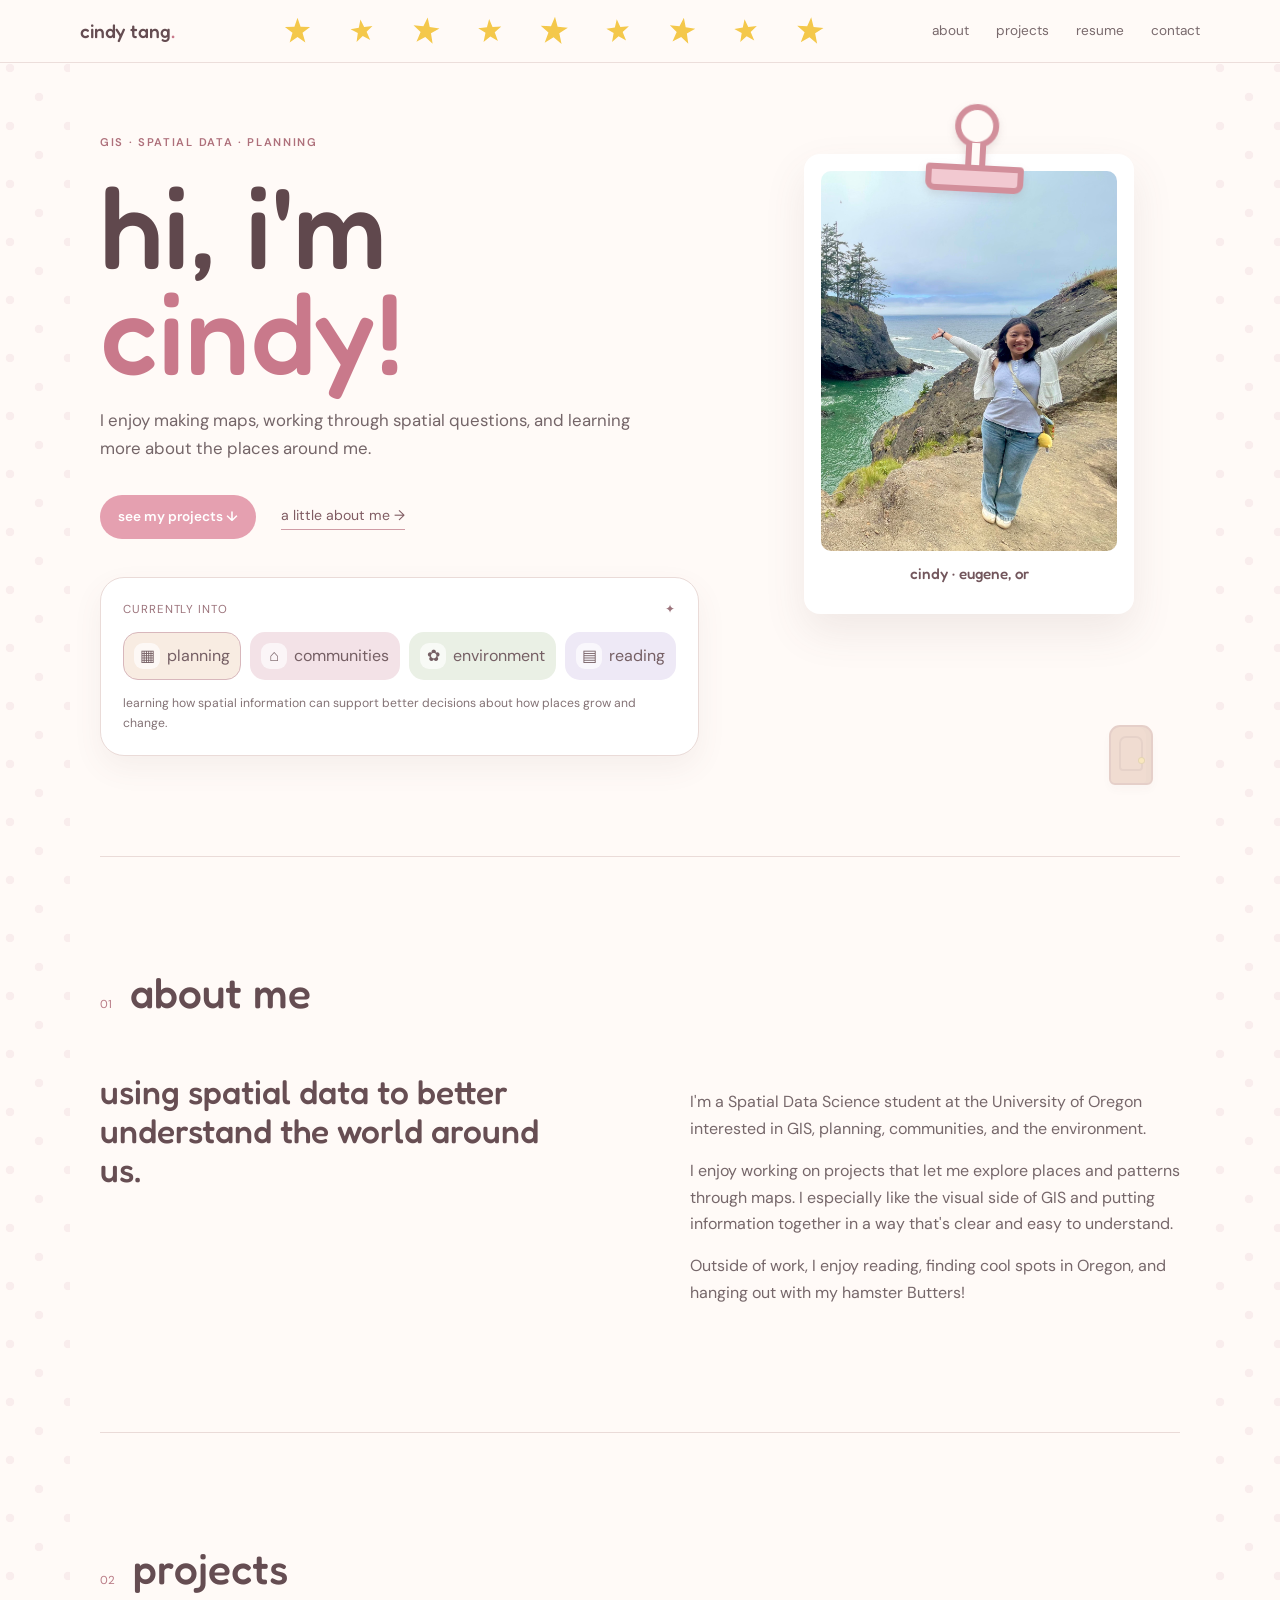
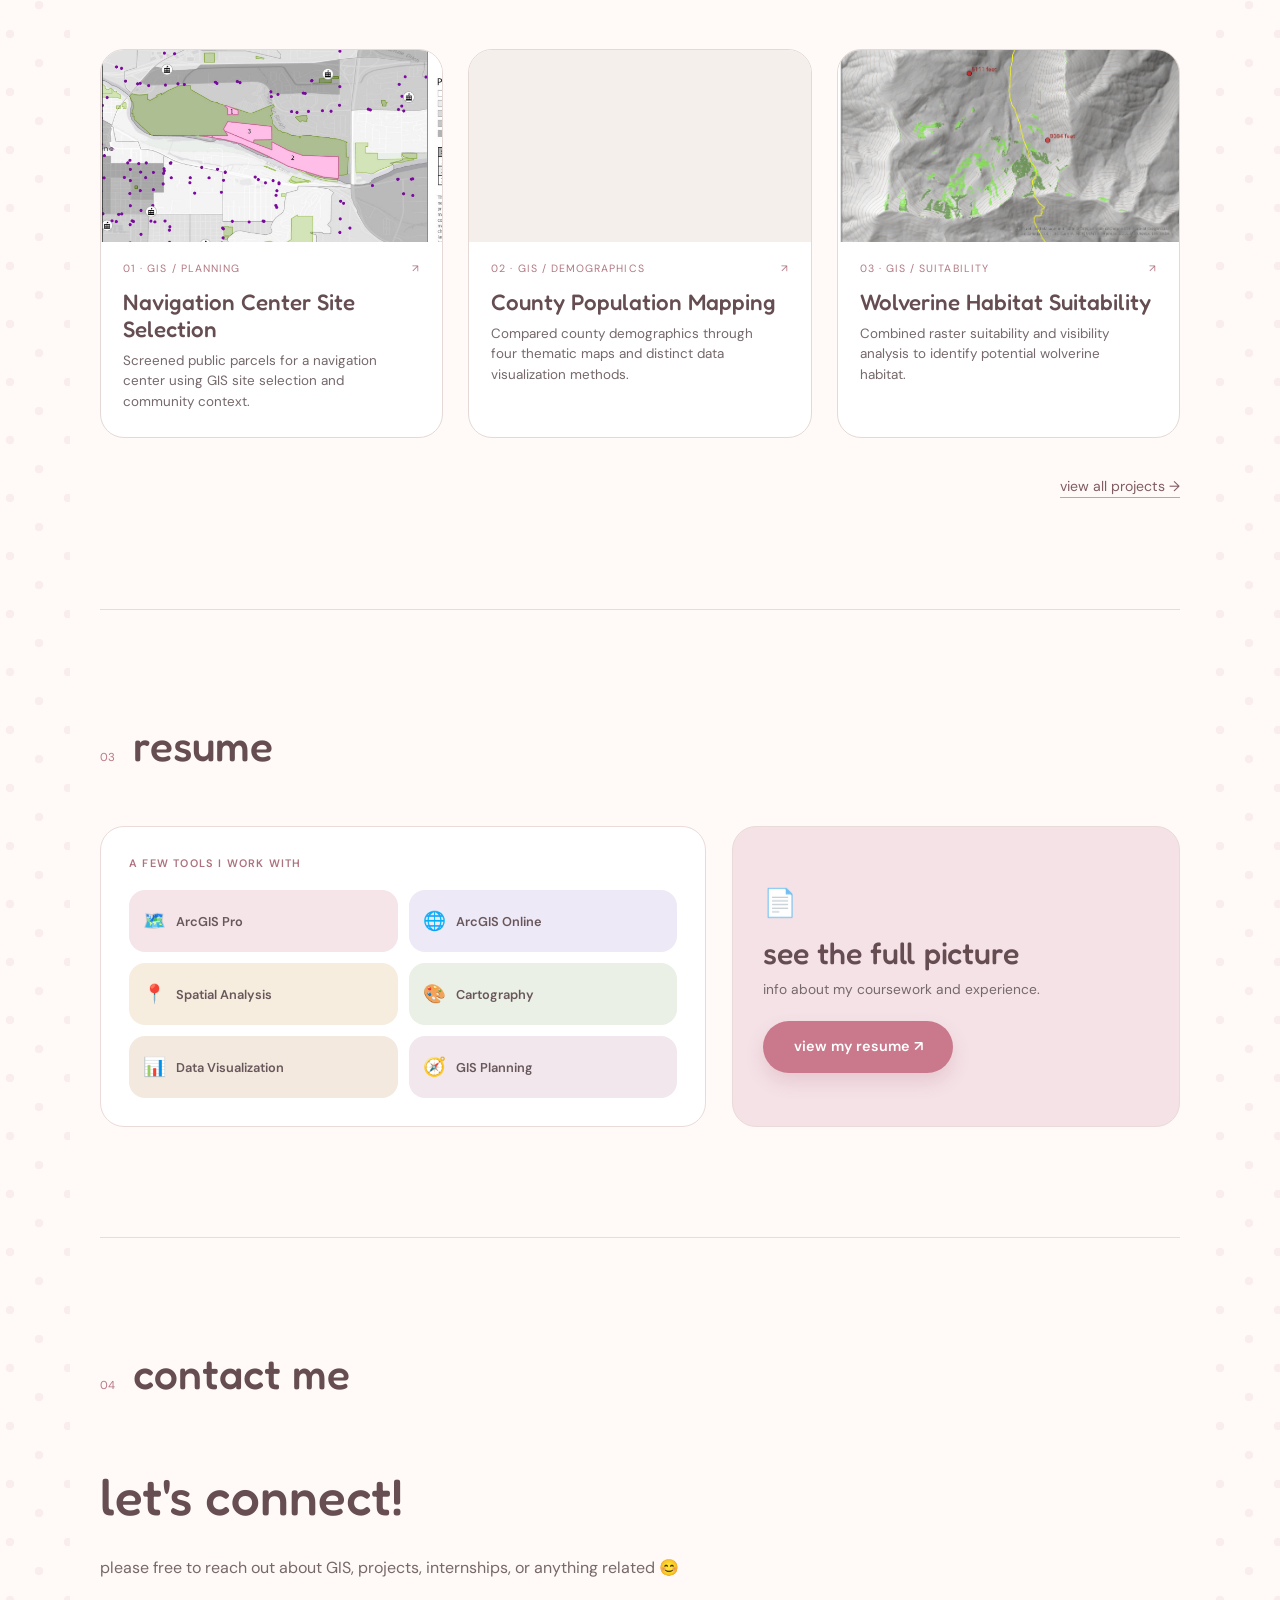
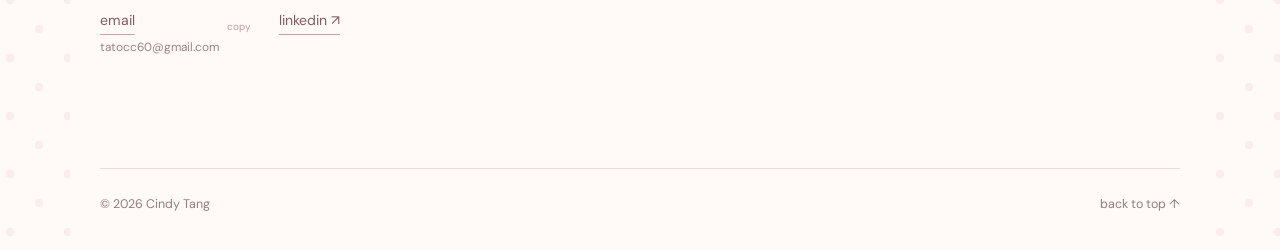
<file: index.html>
<!DOCTYPE html>
<html lang="en">
<head>
<meta charset="UTF-8"><meta name="viewport" content="width=device-width, initial-scale=1.0">
<title>Cindy Tang | Portfolio</title>
<link rel="icon" href="data:image/svg+xml,<svg xmlns=%22http://www.w3.org/2000/svg%22 viewBox=%220 0 100 100%22><text y=%22.9em%22 font-size=%2290%22>🌸</text></svg>">
<link rel="preconnect" href="https://fonts.googleapis.com"><link rel="preconnect" href="https://fonts.gstatic.com" crossorigin>
<link href="https://fonts.googleapis.com/css2?family=DM+Sans:wght@400;500;600&family=Fredoka:wght@500;600&display=swap" rel="stylesheet">
<link rel="stylesheet" href="style.css">
</head>
<body class="page-fade">
<div class="side-dots side-dots-left" aria-hidden="true"></div>
<div class="side-dots side-dots-right" aria-hidden="true"></div>
<div class="page-shell">
<header class="header">
  <a href="index.html" class="logo">cindy tang<span>.</span></a>

  <button class="star-toggle" type="button" aria-pressed="false" title="✨">
    <span class="star-row" aria-hidden="true">
      <i></i><i></i><i></i><i></i><i></i><i></i><i></i><i></i><i></i>
    </span>
  </button>

  <button class="menu-button" aria-label="Open menu">menu</button>

  <nav>
    <a href="#about">about</a><a href="#projects">projects</a><a href="#resume">resume</a><a href="#contact">contact</a>
  </nav>
</header>

<main>
<section class="hero">
  <div class="hero-copy">
    <p class="eyebrow">GIS · SPATIAL DATA · PLANNING</p>
    <h1>hi, i'm <em>cindy!</em></h1>
    <p class="hero-text">I enjoy making maps, working through spatial questions, and learning more about the places around me.</p>
    <div class="hero-actions"><a href="#projects" class="pill">see my projects ↓︎</a><a href="#about" class="under-link">a little about me →︎</a></div>

    <div class="interest-box">
      <div class="interest-title"><span>currently into</span><span>✦</span></div>
      <div class="interest-bars">
        <button class="interest active" data-interest="planning">
          <span class="interest-icon plan-icon">▦</span><span>planning</span>
        </button>

        <button class="interest" data-interest="communities">
          <span class="interest-icon people-icon">⌂</span><span>communities</span>
        </button>

        <button class="interest" data-interest="environment">
          <span class="interest-icon leaf-icon">✿</span><span>environment</span>
        </button>

        <button class="interest reading-tab" data-interest="reading">
          <span class="interest-icon book-icon">▤</span><span>reading</span>
        </button>
      </div>

      <div class="interest-note" id="interest-note">
        learning how spatial information can support better decisions about how places grow and change.
      </div>

      <div class="reading-card" id="reading-card" hidden>
        <div class="book-cover">
          <img src="images/current-book.jpg" alt="Cover of the book Cindy is currently reading"
               onerror="this.style.display='none'; this.parentElement.classList.add('empty-cover');">
          <span>book cover</span>
        </div>
        <div class="reading-copy">
          <span class="tiny-label">currently reading</span>
          <h3>Breasts and Eggs</h3>
          <p>Mieko Kawakami</p>
        </div>
      </div>
    </div>
  </div>

  <div class="portrait-area">
    <div class="polaroid-wrap">
      <span class="clip-icon" aria-hidden="true">
        <i class="clip-loop"></i>
        <i class="clip-neck"></i>
        <i class="clip-bar"></i>
      </span>
      <button class="polaroid" id="profile-polaroid" type="button" aria-pressed="false" aria-label="Flip Cindy's portrait to see fun facts">
        <span class="polaroid-inner">
          <span class="polaroid-face polaroid-front">
            <span class="photo-placeholder">
              <img src="images/profile.jpg" alt="Cindy Tang"
                   onerror="this.style.display='none'; this.parentElement.classList.add('empty-photo');">
              <span>add your photo here</span>
            </span>
            <span class="polaroid-caption">cindy · eugene, or</span>
          </span>
          <span class="polaroid-face polaroid-back">
            <span class="polaroid-back-label">fun facts</span>
            <span class="fun-facts">
              <span>🛼 occasional roller skater</span>
              <span>🎭 former theater kid</span>
              <span>🎨 before I made maps, I enjoyed doing graphic design!</span>
            </span>
            <span class="polaroid-hint">tap to flip back</span>
          </span>
        </span>
      </button>
    </div>

    <div class="secret-door-row">
      <span class="door-squeak" id="door-squeak" aria-hidden="true"></span>
      <a class="secret-door" href="butters-domain.html" aria-label="Open a secret door">
        <span class="door-panel" aria-hidden="true">
          <i class="door-detail"></i>
          <i class="door-knob"></i>
        </span>
      </a>
    </div>
  </div>
</section>

<section class="section" id="about">
  <div class="section-heading"><span>01</span><h2>about me</h2></div>
  <div class="two-column">
    <h3>using spatial data to better understand the world around us.</h3>
    <div>
      <p>I'm a Spatial Data Science student at the University of Oregon interested in GIS, planning, communities, and the environment.</p>
      <p>I enjoy working on projects that let me explore places and patterns through maps. I especially like the visual side of GIS and putting information together in a way that's clear and easy to understand.</p>
      <p>Outside of work, I enjoy reading, finding cool spots in Oregon, and hanging out with my hamster Butters!</p>
    </div>
  </div>
</section>

<section class="section" id="projects">
  <div class="section-heading"><span>02</span><h2>projects</h2></div>
  <div class="project-grid">
    <a class="project-card" href="project-navigation-center.html">
      <div class="project-preview project-image-preview"><img src="images/navigation-center-preview.jpg" alt="Preview of navigation center site selection map"></div>
      <div class="project-meta"><span>01 &middot; GIS / PLANNING</span><span>&#8599;</span></div>
      <h3>Navigation Center Site Selection</h3>
      <p class="project-description">Screened public parcels for a navigation center using GIS site selection and community context.</p>
    </a>
    <a class="project-card" href="project-population-mapping.html">
      <div class="project-preview project-image-preview population-layout-preview"><iframe src="project-files/lab3-layout.pdf#toolbar=0&amp;navpanes=0&amp;view=FitH" title="County population mapping project preview" loading="lazy" tabindex="-1"></iframe></div>
      <div class="project-meta"><span>02 &middot; GIS / DEMOGRAPHICS</span><span>&#8599;</span></div>
      <h3>County Population Mapping</h3>
      <p class="project-description">Compared county demographics through four thematic maps and distinct data visualization methods.</p>
    </a>
    <a class="project-card" href="project-wolverine.html">
      <div class="project-preview project-image-preview"><img src="images/wolverine-habitat-preview.jpg" alt="Preview of wolverine habitat suitability map"></div>
      <div class="project-meta"><span>03 &middot; GIS / SUITABILITY</span><span>&#8599;</span></div>
      <h3>Wolverine Habitat Suitability</h3>
      <p class="project-description">Combined raster suitability and visibility analysis to identify potential wolverine habitat.</p>
    </a>
  </div>
  <div class="center-link"><a href="projects.html">view all projects &#8594;</a></div>
</section>

<section class="section" id="resume">
  <div class="section-heading"><span>03</span><h2>resume</h2></div>

  <div class="resume-layout">
    <div class="resume-copy">
      <p class="resume-kicker">a few tools i work with</p>

      <div class="skill-grid">
        <div class="skill-chip"><span>🗺️</span><b>ArcGIS Pro</b></div>
        <div class="skill-chip"><span>🌐</span><b>ArcGIS Online</b></div>
        <div class="skill-chip"><span>📍</span><b>Spatial Analysis</b></div>
        <div class="skill-chip"><span>🎨</span><b>Cartography</b></div>
        <div class="skill-chip"><span>📊</span><b>Data Visualization</b></div>
        <div class="skill-chip"><span>🧭</span><b>GIS Planning</b></div>
      </div>
    </div>

    <div class="resume-cta">
      <span class="resume-cta-icon">📄</span>
      <h3>see the full picture</h3>
      <p>info about my coursework and experience.</p>
      <a href="resume.pdf" target="_blank" class="resume-button">view my resume ↗︎</a>
    </div>
  </div>
</section>

<section class="section contact" id="contact">
  <div class="section-heading"><span>04</span><h2>contact me</h2></div>
  <div class="contact-inner">
    <h3>let's connect!</h3>
    <p>please free to reach out about GIS, projects, internships, or anything related 😊</p>
    <div class="contact-links">
      <button class="email-copy" type="button" data-email="tatocc60@gmail.com" aria-label="Copy email address">
        <span>email</span>
        <small>tatocc60@gmail.com</small>
        <em class="copy-status" aria-live="polite">copy</em>
      </button>
      <a href="https://www.linkedin.com/in/cindy-tang-23a510293/" target="_blank">linkedin ↗︎</a>
    </div>
  </div>
</section>
</main>
<footer><span>© 2026 Cindy Tang</span><a href="#">back to top ↑︎</a></footer>
<script src="script.js"></script>
</div>
</body>
</html>
</file>
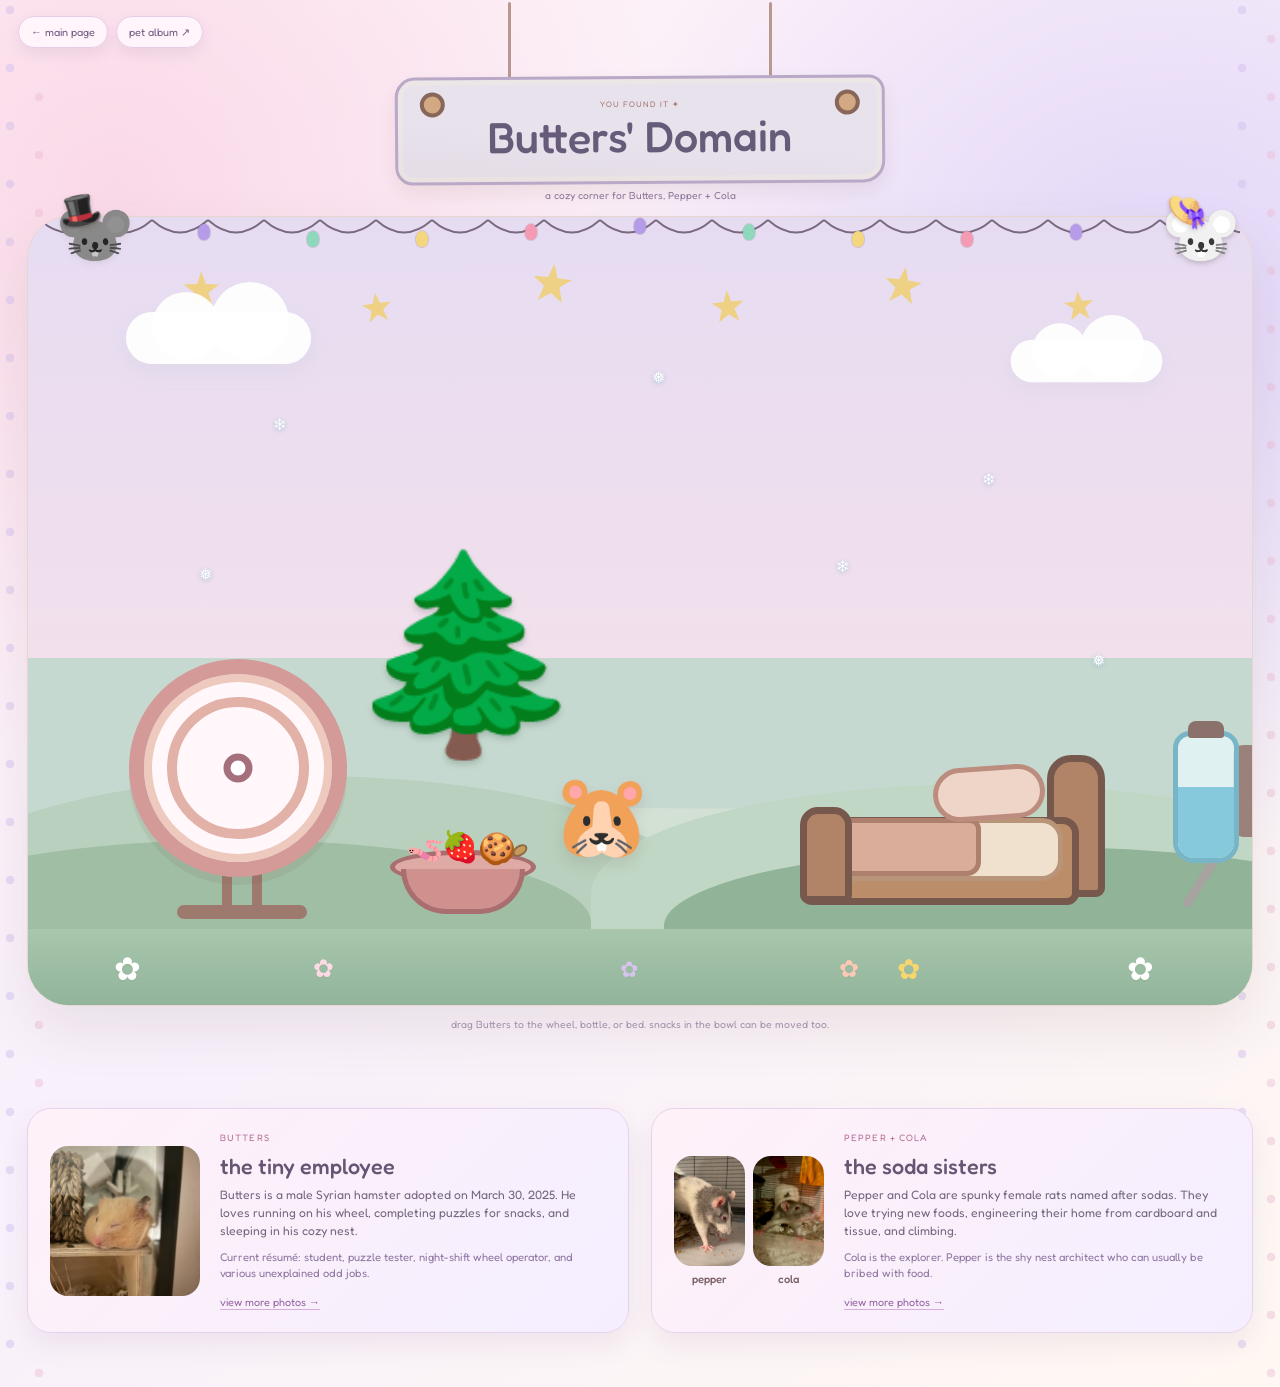
<file: butters-domain.html>
<!DOCTYPE html>
<html lang="en">
<head>
  <meta charset="UTF-8">
  <meta name="viewport" content="width=device-width, initial-scale=1.0">
  <title>Butters' Domain</title>
  <link rel="icon" href="data:image/svg+xml,<svg xmlns=%22http://www.w3.org/2000/svg%22 viewBox=%220 0 100 100%22><text y=%22.9em%22 font-size=%2290%22>🐹</text></svg>">
  <link rel="preconnect" href="https://fonts.googleapis.com">
  <link rel="preconnect" href="https://fonts.gstatic.com" crossorigin>
  <link href="https://fonts.googleapis.com/css2?family=Fredoka:wght@400;500;600&display=swap" rel="stylesheet">
  <link rel="stylesheet" href="butters-domain.css">
</head>
<body class="page-fade">
  <div class="domain-dots domain-dots-left" aria-hidden="true"></div>
  <div class="domain-dots domain-dots-right" aria-hidden="true"></div>

  <div class="domain-nav">
    <a class="nav-pill" href="index.html">←︎ main page</a>
    <a class="nav-pill" href="pet-album.html">pet album ↗︎</a>
  </div>

  <main class="domain">
    <header class="hanging-title">
      <span class="cord cord-left"></span>
      <span class="cord cord-right"></span>
      <div class="sign-board">
        <p>you found it &#10022;</p>
        <h1>Butters' Domain</h1>
      </div>
    </header>

    <p class="domain-subtitle">a cozy corner for Butters, Pepper + Cola</p>

    <div class="scene-wrap">
      <section class="hamster-scene" id="hamster-scene">
        <div class="scene-night" aria-hidden="true"></div>

        <span class="winter-flake flake-a" aria-hidden="true">&#10052;</span>
        <span class="winter-flake flake-b" aria-hidden="true">&#10053;</span>
        <span class="winter-flake flake-c" aria-hidden="true">&#10052;</span>
        <span class="winter-flake flake-d" aria-hidden="true">&#10053;</span>
        <span class="winter-flake flake-e" aria-hidden="true">&#10052;</span>
        <span class="winter-flake flake-f" aria-hidden="true">&#10053;</span>
        <span class="fall-tree" aria-hidden="true">&#127794;</span>
        <div class="holiday-lights" aria-hidden="true"><i></i><i></i><i></i><i></i><i></i><i></i><i></i><i></i><i></i><i></i><i></i></div>

        <button class="domain-stars" id="domain-stars" type="button" aria-label="Toggle night mode">
          <i></i><i></i><i></i><i></i><i></i><i></i>
        </button>

        <div class="sky-cloud c1"></div>
        <div class="sky-cloud c2"></div>

        <div class="hill hill-far"></div>
        <div class="hill hill-mid-a"></div>
        <div class="hill hill-mid-b"></div>
        <div class="hill hill-near-a"></div>
        <div class="hill hill-near-b"></div>

        <div class="wheel zone" id="wheel-zone" data-zone="wheel" aria-label="Hamster wheel">
          <div class="wheel-frame"></div>
          <div class="wheel-feet"></div>
          <div class="wheel-outer">
            <div class="wheel-track"></div>
            <div class="wheel-hub"></div>
          </div>
        </div>

        <div class="food-bowl-area">
          <div class="food-bowl">
            <div class="bowl-back"></div>
            <button class="snack worm" type="button" data-snack="worm" aria-label="Move the worm">🪱</button>
            <button class="snack strawberry" type="button" data-snack="strawberry" aria-label="Move the strawberry">🍓</button>
            <button class="snack cake" type="button" data-snack="cake" aria-label="Move the cookie">&#127850;</button>
            <button class="snack seed" type="button" data-snack="seed" aria-label="Move the seed"><span class="seed-shape"></span></button>
            <div class="bowl-front"></div>
          </div>
        </div>

        <div class="bed zone" id="bed-zone" data-zone="bed" aria-label="Butters' bed">
          <div class="bed-headboard"></div>
          <div class="bed-frame"></div>
          <div class="bed-mattress"></div>
          <div class="bed-pillow"></div>
          <div class="bed-blanket"></div>
          <div class="bed-footboard"></div>
        </div>

        <div class="water-station zone" id="water-zone" data-zone="water" aria-label="Hamster water bottle">
          <div class="wall-mount"></div>
          <div class="water-bottle">
            <div class="water-cap"></div>
            <div class="water-glass"><div class="water-level"></div></div>
            <div class="water-nozzle"></div>
          </div>
        </div>

        <div class="butters-zone" id="butters-zone">
          <button class="butters" id="butters" type="button" aria-label="Drag Butters">
            <span class="butters-emoji">🐹</span>
          </button>
        </div>

        <div class="reaction-layer" id="reaction-layer" aria-live="polite"></div>

        <div class="grass-strip"></div>
        <div class="flower f1">✿</div>
        <div class="flower f2">✿</div>
        <div class="flower f3">✿</div>
        <div class="flower f4">✿</div>
        <div class="flower f5">✿</div>
        <div class="flower f6">✿</div>
      </section>

      <div class="rat-peeker cola" tabindex="0" data-rat="cola" aria-label="Cola is peeking">
        <span class="rat-face"><span class="rat-emoji">🐭</span><span class="rat-hat cola-hat" aria-hidden="true">&#127913;</span></span>
        <span class="rat-line"></span>
      </div>

      <div class="rat-peeker pepper" tabindex="0" data-rat="pepper" aria-label="Pepper is peeking">
        <span class="rat-face"><span class="rat-emoji">🐭</span><span class="rat-hat pepper-hat" aria-hidden="true">&#128082;</span></span>
        <span class="rat-line"></span>
      </div>
    </div>

    <p class="secret-note">drag Butters to the wheel, bottle, or bed. snacks in the bowl can be moved too.</p>

    <section class="pet-notes">
      <div class="pet-card butters-card">
        <div class="pet-photo">
          <img src="images/butters-photo.jpg" alt="Butters" onerror="this.style.display='none'; this.parentElement.classList.add('empty-photo')">
          <span>add a Butters photo</span>
        </div>
        <div>
          <p class="pet-label">butters</p>
          <h2>the tiny employee</h2>
          <p>Butters is a male Syrian hamster adopted on March 30, 2025. He loves running on his wheel, completing puzzles for snacks, and sleeping in his cozy nest.</p>
          <p class="pet-joke">Current résumé: student, puzzle tester, night-shift wheel operator, and various unexplained odd jobs.</p><a class="photo-link" href="pet-album.html#butters">view more photos →︎</a>
        </div>
      </div>

      <div class="pet-card rat-card">
        <div class="rat-photos">
          <div class="rat-photo-item">
            <div class="pet-photo small">
              <img src="images/pepper-photo.jpg" alt="Pepper" onerror="this.style.display='none'; this.parentElement.classList.add('empty-photo')">
              <span>add photo</span>
            </div>
            <strong>pepper</strong>
          </div>
          <div class="rat-photo-item">
            <div class="pet-photo small">
              <img src="images/cola-photo.jpg" alt="Cola" onerror="this.style.display='none'; this.parentElement.classList.add('empty-photo')">
              <span>add photo</span>
            </div>
            <strong>cola</strong>
          </div>
        </div>
        <div>
          <p class="pet-label">pepper + cola</p>
          <h2>the soda sisters</h2>
          <p>Pepper and Cola are spunky female rats named after sodas. They love trying new foods, engineering their home from cardboard and tissue, and climbing.</p>
          <p class="pet-joke">Cola is the explorer. Pepper is the shy nest architect who can usually be bribed with food.</p><a class="photo-link" href="pet-album.html#rats">view more photos →︎</a>
        </div>
      </div>
    </section>
  </main>

  <script src="butters-domain.js"></script>
</body>
</html>
</file>
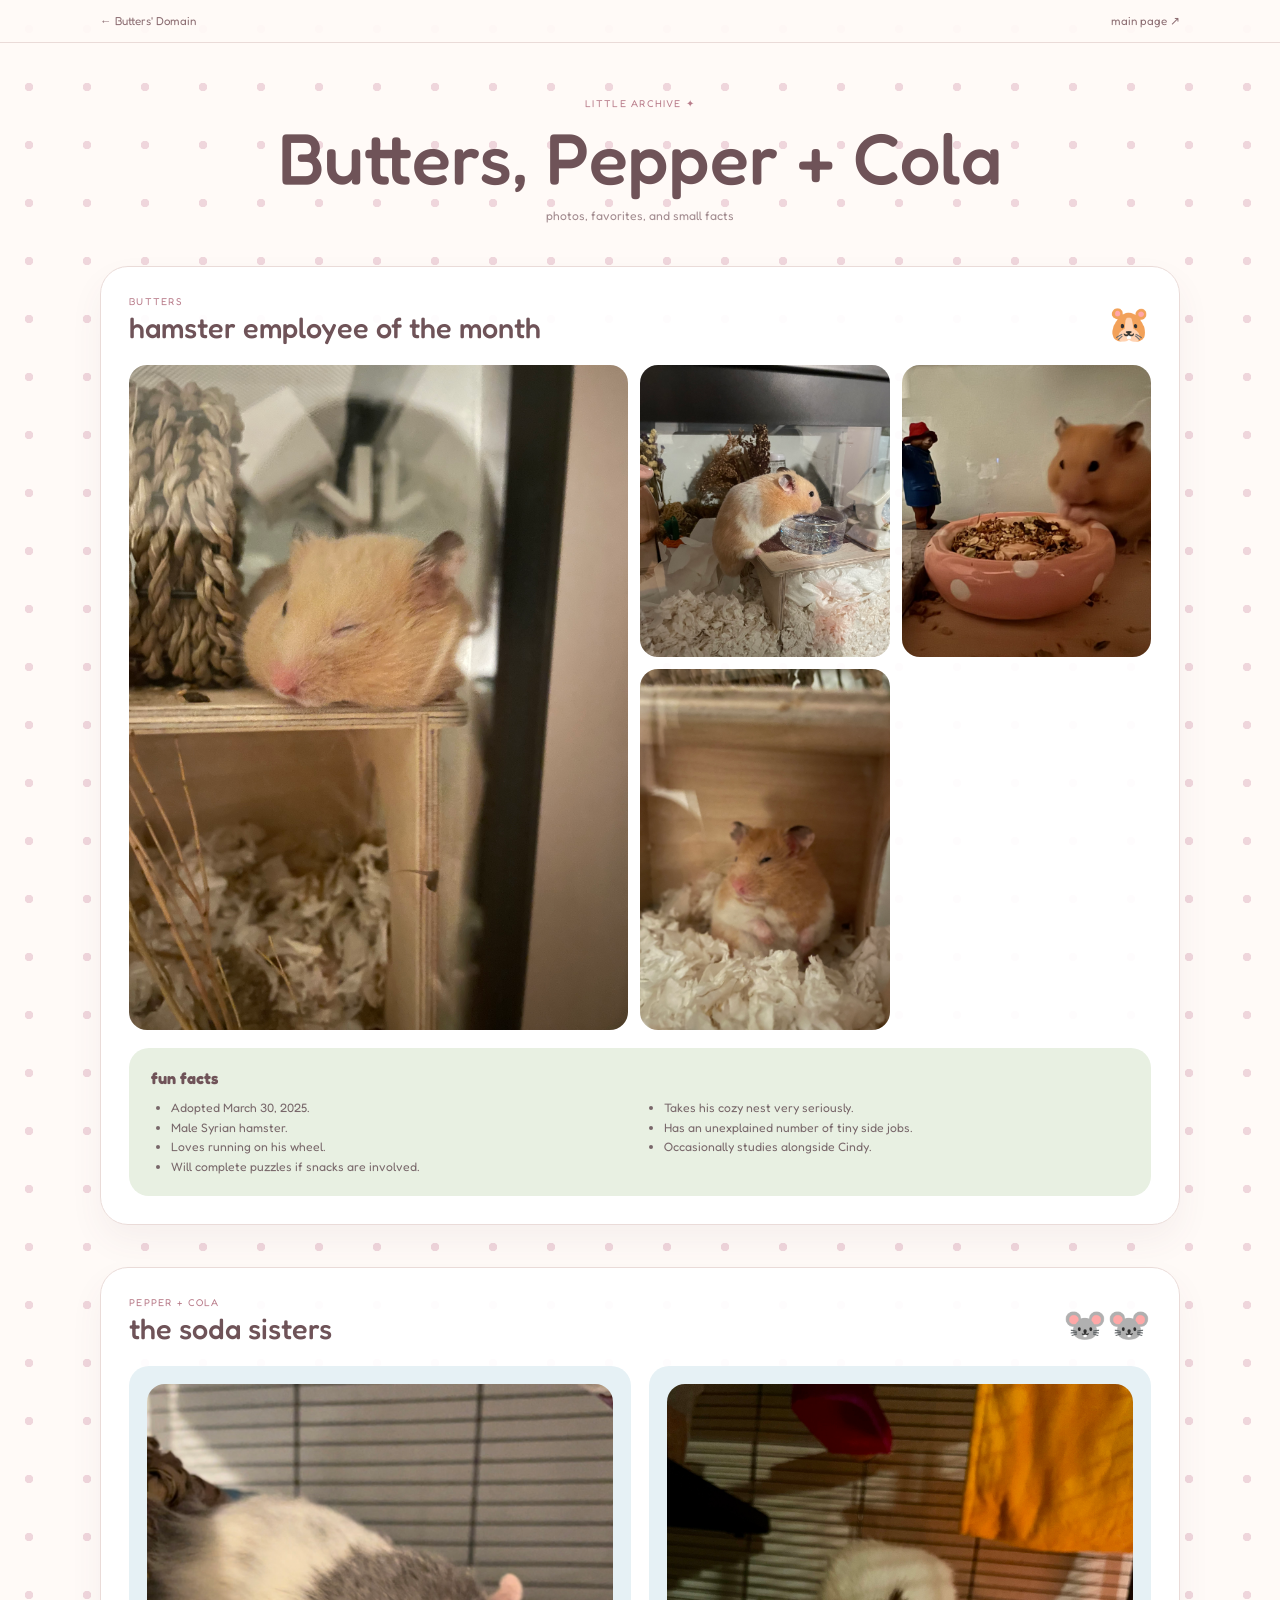
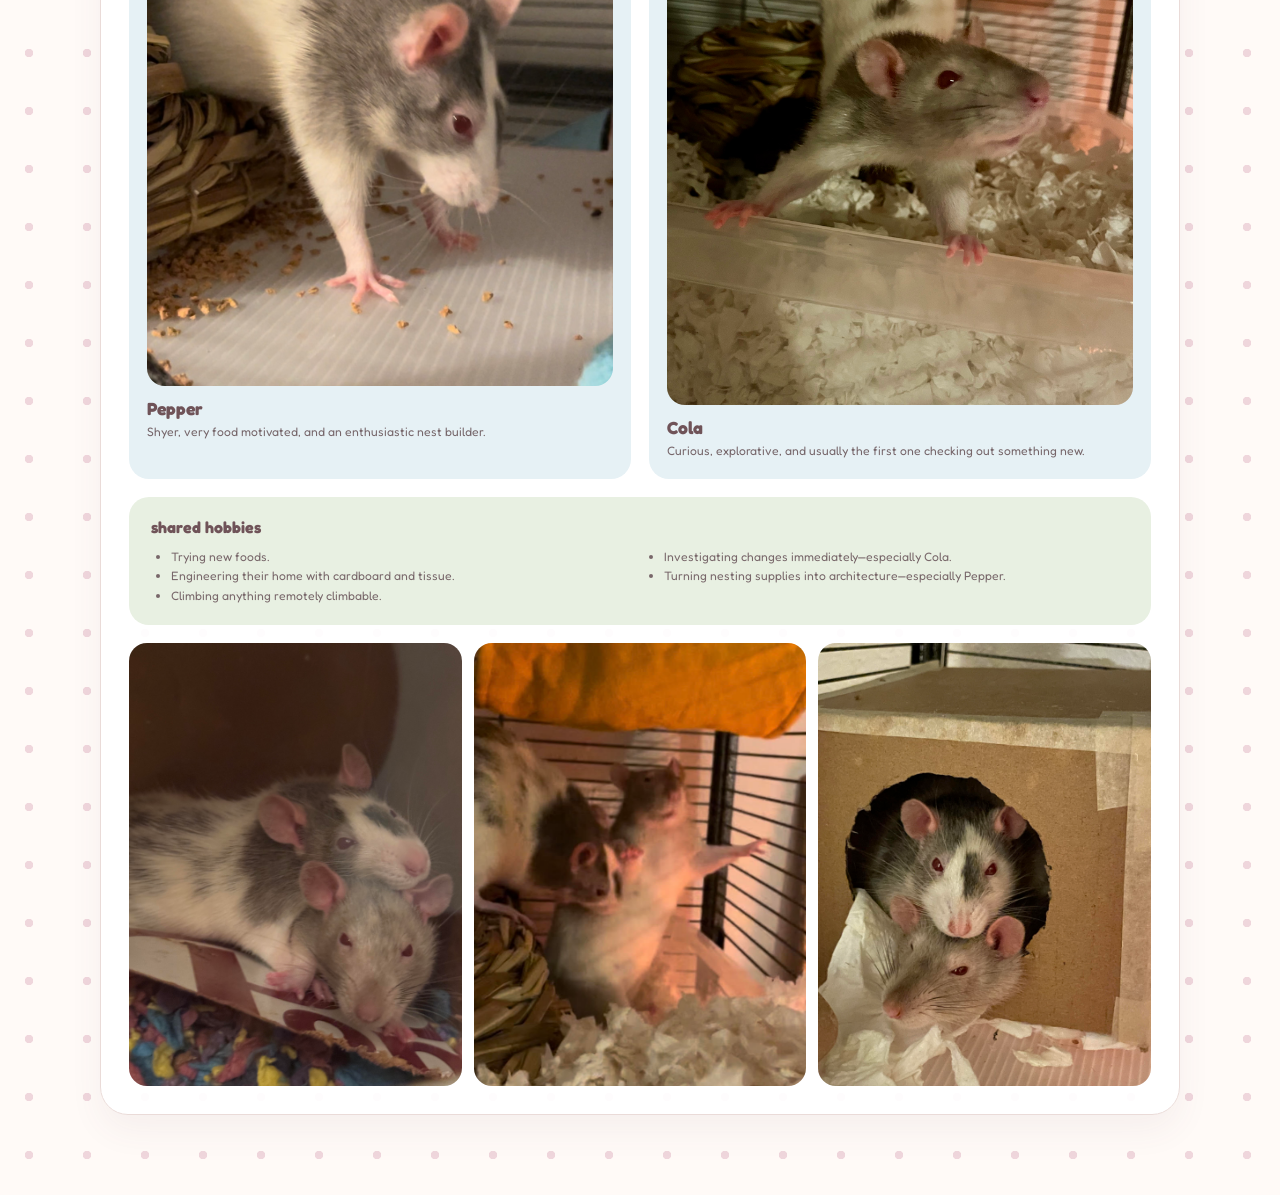
<file: pet-album.html>
<!DOCTYPE html>
<html lang="en">
<head>
  <meta charset="UTF-8">
  <meta name="viewport" content="width=device-width, initial-scale=1.0">
  <title>Pet Album</title>
  <link rel="icon" href="data:image/svg+xml,<svg xmlns=%22http://www.w3.org/2000/svg%22 viewBox=%220 0 100 100%22><text y=%22.9em%22 font-size=%2290%22>🐹</text></svg>">
  <link rel="preconnect" href="https://fonts.googleapis.com">
  <link rel="preconnect" href="https://fonts.gstatic.com" crossorigin>
  <link href="https://fonts.googleapis.com/css2?family=Fredoka:wght@400;500;600&display=swap" rel="stylesheet">
  <link rel="stylesheet" href="pet-album.css">
</head>
<body class="page-fade">
  <div class="album-nav">
    <a href="butters-domain.html">←︎ Butters' Domain</a>
    <a href="index.html">main page ↗︎</a>
  </div>

  <main class="album">
    <header class="album-header">
      <p>little archive ✦</p>
      <h1>Butters, Pepper + Cola</h1>
      <span>photos, favorites, and small facts</span>
    </header>

    <section class="pet-section" id="butters">
      <div class="pet-heading">
        <div>
          <p class="eyebrow">butters</p>
          <h2>hamster employee of the month</h2>
        </div>
        <span>🐹</span>
      </div>

      <div class="photo-grid">
        <div class="album-photo large"><img src="images/butters-photo.jpg" alt="Butters" onerror="this.style.display='none';this.parentElement.classList.add('empty')"><span>butters-photo.jpg</span></div>
        <div class="album-photo"><img src="images/butters-2.jpg" alt="Butters" onerror="this.style.display='none';this.parentElement.classList.add('empty')"><span>butters-2.jpg</span></div>
        <div class="album-photo"><img src="images/butters-3.jpg" alt="Butters" onerror="this.style.display='none';this.parentElement.classList.add('empty')"><span>butters-3.jpg</span></div>
        <div class="album-photo"><img src="images/butters-4.jpg" alt="Butters" onerror="this.style.display='none';this.parentElement.classList.add('empty')"><span>butters-4.jpg</span></div>
      </div>

      <div class="facts-card">
        <h3>fun facts</h3>
        <ul>
          <li>Adopted March 30, 2025.</li>
          <li>Male Syrian hamster.</li>
          <li>Loves running on his wheel.</li>
          <li>Will complete puzzles if snacks are involved.</li>
          <li>Takes his cozy nest very seriously.</li>
          <li>Has an unexplained number of tiny side jobs.</li>
          <li>Occasionally studies alongside Cindy.</li>
        </ul>
      </div>
    </section>

    <section class="pet-section" id="rats">
      <div class="pet-heading">
        <div>
          <p class="eyebrow">pepper + cola</p>
          <h2>the soda sisters</h2>
        </div>
        <span>🐭🐭</span>
      </div>

      <div class="rat-columns">
        <article class="rat-profile">
          <div class="album-photo portrait"><img src="images/pepper-photo.jpg" alt="Pepper" onerror="this.style.display='none';this.parentElement.classList.add('empty')"><span>pepper-photo.jpg</span></div>
          <h3>Pepper</h3>
          <p>Shyer, very food motivated, and an enthusiastic nest builder.</p>
        </article>

        <article class="rat-profile">
          <div class="album-photo portrait"><img src="images/cola-photo.jpg" alt="Cola" onerror="this.style.display='none';this.parentElement.classList.add('empty')"><span>cola-photo.jpg</span></div>
          <h3>Cola</h3>
          <p>Curious, explorative, and usually the first one checking out something new.</p>
        </article>
      </div>

      <div class="facts-card">
        <h3>shared hobbies</h3>
        <ul>
          <li>Trying new foods.</li>
          <li>Engineering their home with cardboard and tissue.</li>
          <li>Climbing anything remotely climbable.</li>
          <li>Investigating changes immediately—especially Cola.</li>
          <li>Turning nesting supplies into architecture—especially Pepper.</li>
        </ul>
      </div>

      <div class="photo-grid rat-gallery">
        <div class="album-photo"><img src="images/rats-1.jpg" alt="Pepper and Cola" onerror="this.style.display='none';this.parentElement.classList.add('empty')"><span>rats-1.jpg</span></div>
        <div class="album-photo"><img src="images/rats-2.jpg" alt="Pepper and Cola" onerror="this.style.display='none';this.parentElement.classList.add('empty')"><span>rats-2.jpg</span></div>
        <div class="album-photo"><img src="images/rats-3.jpg" alt="Pepper and Cola" onerror="this.style.display='none';this.parentElement.classList.add('empty')"><span>rats-3.jpg</span></div>
      </div>
    </section>
  </main>

  <script>
    document.querySelectorAll('a[href]').forEach((link) => {
      link.addEventListener('click', (event) => {
        event.preventDefault();
        document.body.classList.add('page-leaving');
        setTimeout(() => { window.location.href = link.href; }, 280);
      });
    });
  </script>
</body>
</html>
</file>
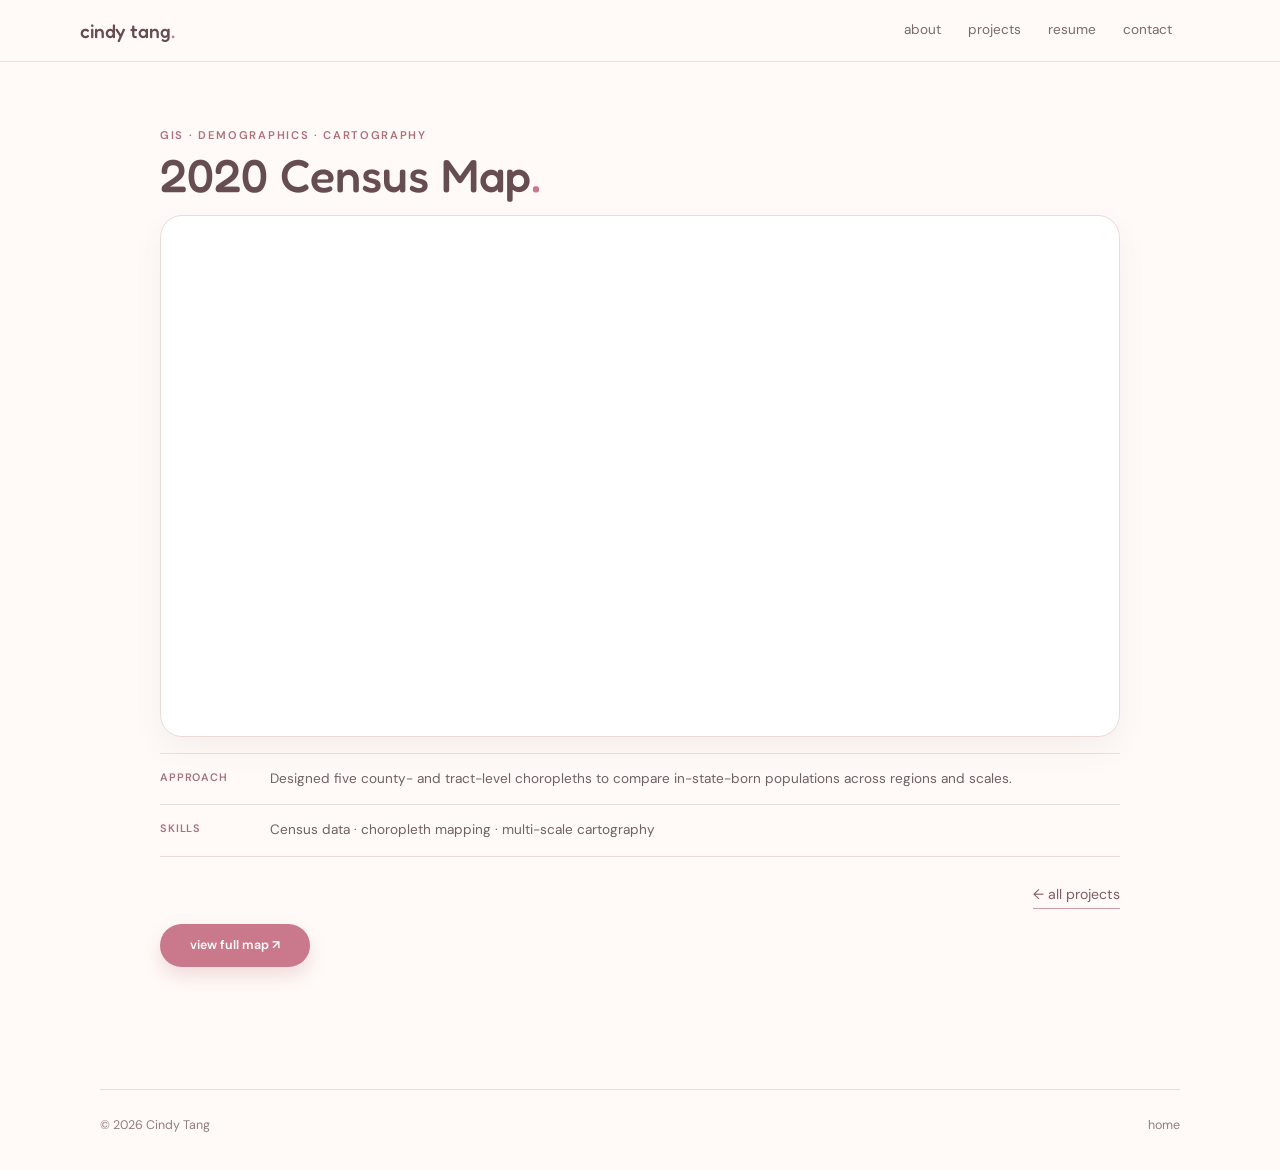
<file: project-census-2020.html>
<!DOCTYPE html>
<html lang="en">
<head>
  <meta charset="UTF-8">
  <meta name="viewport" content="width=device-width, initial-scale=1.0">
  <title>2020 Census Map | Cindy Tang</title>
  <link rel="preconnect" href="https://fonts.googleapis.com">
  <link rel="preconnect" href="https://fonts.gstatic.com" crossorigin>
  <link href="https://fonts.googleapis.com/css2?family=DM+Sans:wght@400;500;600&family=Fredoka:wght@500;600&display=swap" rel="stylesheet">
  <link rel="stylesheet" href="style.css">
</head>
<body class="project-detail-page page-fade">
  <header class="header"><a href="index.html" class="logo">cindy tang<span>.</span></a><nav><a href="index.html#about">about</a><a href="projects.html">projects</a><a href="index.html#resume">resume</a><a href="index.html#contact">contact</a></nav></header>
  <main class="simple-project-page">
    <section class="simple-project-hero">
      <p class="eyebrow">GIS &middot; DEMOGRAPHICS &middot; CARTOGRAPHY</p>
      <h1>2020 Census Map<span>.</span></h1>
    </section>
    <section class="large-project-preview project-map-full census-pdf-viewer">
      <iframe src="project-files/census-2020-map.pdf#toolbar=0&amp;view=Fit" title="2020 Census map" loading="lazy"></iframe>
    </section>
    <section class="project-key-points">
      <div class="project-key-row"><span>approach</span><p>Designed five county- and tract-level choropleths to compare in-state-born populations across regions and scales.</p></div>
      <div class="project-tools-line"><span>skills</span><p>Census data &middot; choropleth mapping &middot; multi-scale cartography</p></div>
    </section>
    <div class="simple-project-actions"><a class="resume-button project-file-link" href="project-files/census-2020-map.pdf" target="_blank" rel="noopener">view full map &#8599;</a><a class="back-link" href="projects.html">&#8592; all projects</a></div>
  </main>
  <footer><span>&copy; 2026 Cindy Tang</span><a href="index.html">home</a></footer>
</body>
</html>
</file>
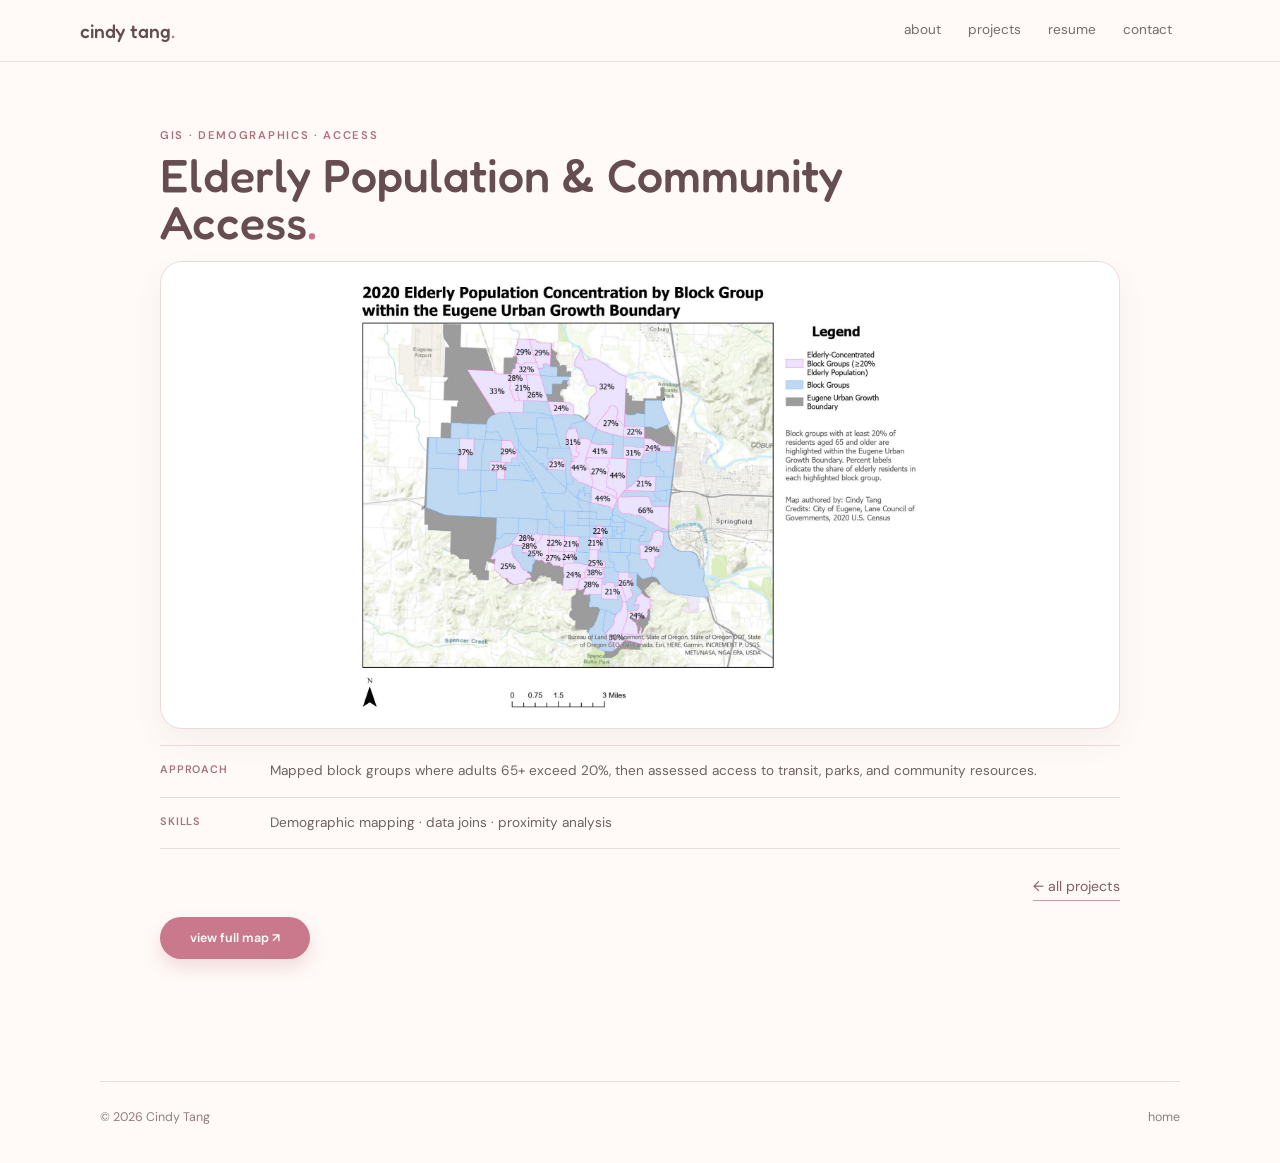
<file: project-elderly-population.html>
<!DOCTYPE html>
<html lang="en">
<head>
  <meta charset="UTF-8">
  <meta name="viewport" content="width=device-width, initial-scale=1.0">
  <title>Elderly Population & Community Access | Cindy Tang</title>
  <link rel="icon" href="data:image/svg+xml,<svg xmlns=%22http://www.w3.org/2000/svg%22 viewBox=%220 0 100 100%22><text y=%22.9em%22 font-size=%2290%22>🌸</text></svg>">
  <link rel="preconnect" href="https://fonts.googleapis.com">
  <link rel="preconnect" href="https://fonts.gstatic.com" crossorigin>
  <link href="https://fonts.googleapis.com/css2?family=DM+Sans:wght@400;500;600&family=Fredoka:wght@500;600&display=swap" rel="stylesheet">
  <link rel="stylesheet" href="style.css">
</head>
<body class="project-detail-page page-fade">
  <header class="header">
    <a href="index.html" class="logo">cindy tang<span>.</span></a>
    <nav>
      <a href="index.html#about">about</a>
      <a href="projects.html">projects</a>
      <a href="index.html#resume">resume</a>
      <a href="index.html#contact">contact</a>
    </nav>
  </header>

  <main class="simple-project-page">
    <section class="simple-project-hero">
      <p class="eyebrow">GIS · DEMOGRAPHICS · ACCESS</p>
      <h1>Elderly Population &amp; Community Access<span>.</span></h1>
    </section>

    <section class="large-project-preview project-map-full">
      <img src="images/elderly-population-map.png" alt="2020 elderly population concentration by block group within the Eugene Urban Growth Boundary">
    </section>

    <section class="project-key-points">
      <div class="project-key-row">
        <span>approach</span>
        <p>Mapped block groups where adults 65+ exceed 20%, then assessed access to transit, parks, and community resources.</p>
      </div>

      <div class="project-tools-line">
        <span>skills</span>
        <p>Demographic mapping · data joins · proximity analysis</p>
      </div>
    </section>

    <div class="simple-project-actions">
      <a class="resume-button project-file-link" href="project-files/elderly-population-map.pdf" target="_blank">view full map &#8599;</a>
      <a class="back-link" href="projects.html">&#8592; all projects</a>
    </div>
  </main>

  <footer>
    <span>© 2026 Cindy Tang</span>
    <a href="index.html">home</a>
  </footer>
</body>
</html>
</file>
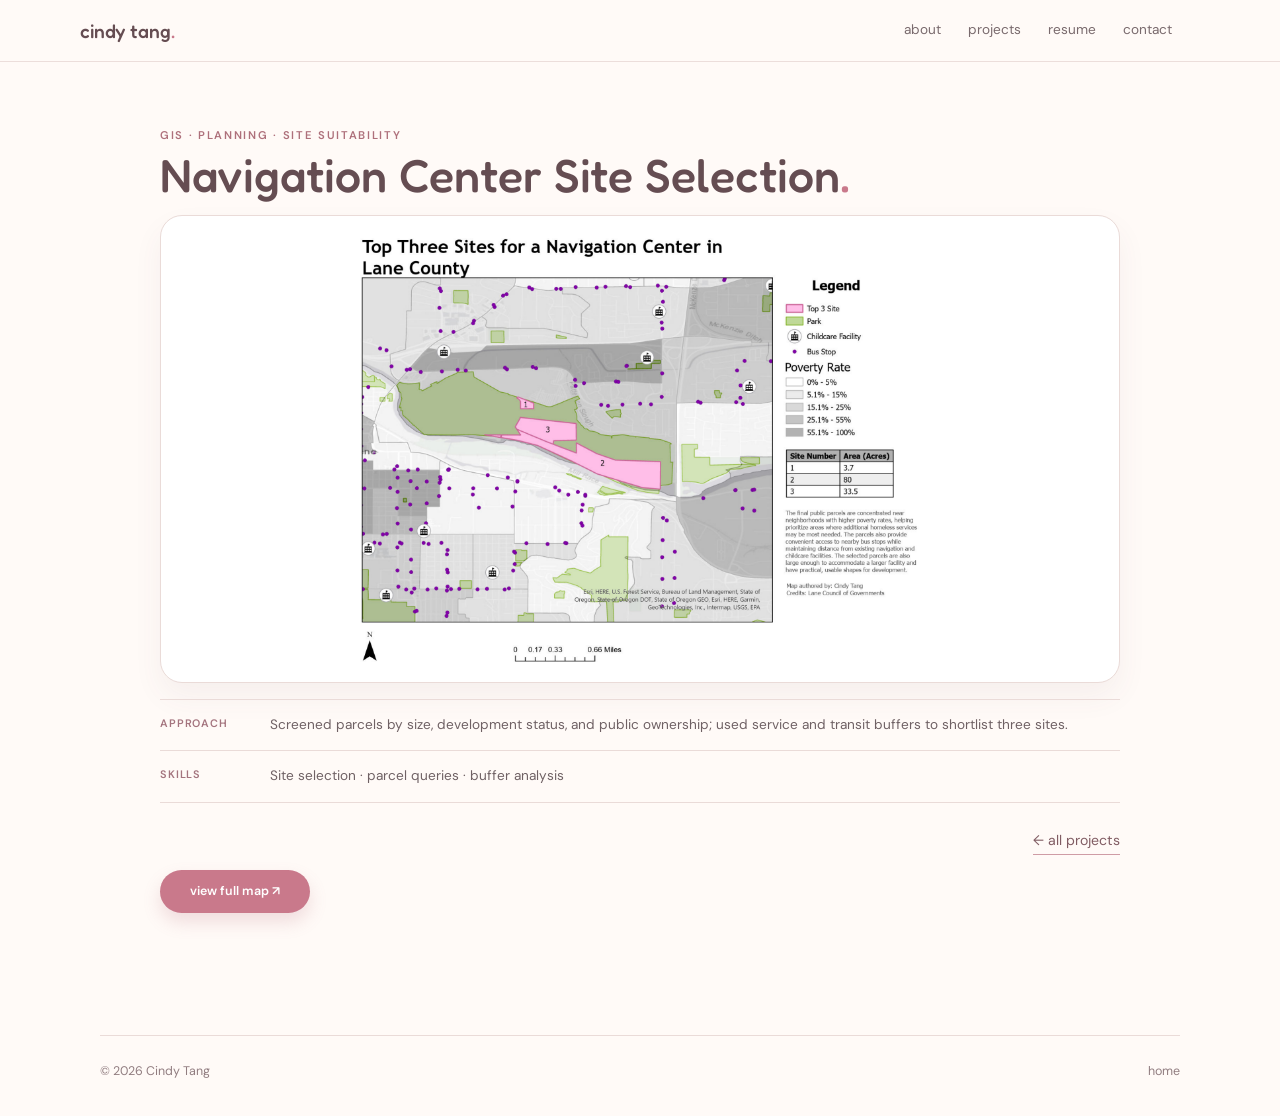
<file: project-navigation-center.html>
<!DOCTYPE html>
<html lang="en">
<head>
  <meta charset="UTF-8">
  <meta name="viewport" content="width=device-width, initial-scale=1.0">
  <title>Navigation Center Site Selection | Cindy Tang</title>
  <link rel="icon" href="data:image/svg+xml,<svg xmlns=%22http://www.w3.org/2000/svg%22 viewBox=%220 0 100 100%22><text y=%22.9em%22 font-size=%2290%22>🌸</text></svg>">
  <link rel="preconnect" href="https://fonts.googleapis.com">
  <link rel="preconnect" href="https://fonts.gstatic.com" crossorigin>
  <link href="https://fonts.googleapis.com/css2?family=DM+Sans:wght@400;500;600&family=Fredoka:wght@500;600&display=swap" rel="stylesheet">
  <link rel="stylesheet" href="style.css">
</head>
<body class="project-detail-page page-fade">
  <header class="header">
    <a href="index.html" class="logo">cindy tang<span>.</span></a>
    <nav>
      <a href="index.html#about">about</a>
      <a href="projects.html">projects</a>
      <a href="index.html#resume">resume</a>
      <a href="index.html#contact">contact</a>
    </nav>
  </header>

  <main class="simple-project-page">
    <section class="simple-project-hero">
      <p class="eyebrow">GIS · PLANNING · SITE SUITABILITY</p>
      <h1>Navigation Center Site Selection<span>.</span></h1>
    </section>

    <section class="large-project-preview project-map-full">
      <img src="images/navigation-center-map.png" alt="Navigation Center Site Selection map">
    </section>

    <section class="project-key-points">
      <div class="project-key-row">
        <span>approach</span>
        <p>Screened parcels by size, development status, and public ownership; used service and transit buffers to shortlist three sites.</p>
      </div>

      <div class="project-tools-line">
        <span>skills</span>
        <p>Site selection · parcel queries · buffer analysis</p>
      </div>
    </section>

    <div class="simple-project-actions">
      <a class="resume-button project-file-link" href="project-files/navigation-center-map.pdf" target="_blank">view full map &#8599;</a>
      <a class="back-link" href="projects.html">&#8592; all projects</a>
    </div>
  </main>

  <footer>
    <span>© 2026 Cindy Tang</span>
    <a href="index.html">home</a>
  </footer>
</body>
</html>
</file>
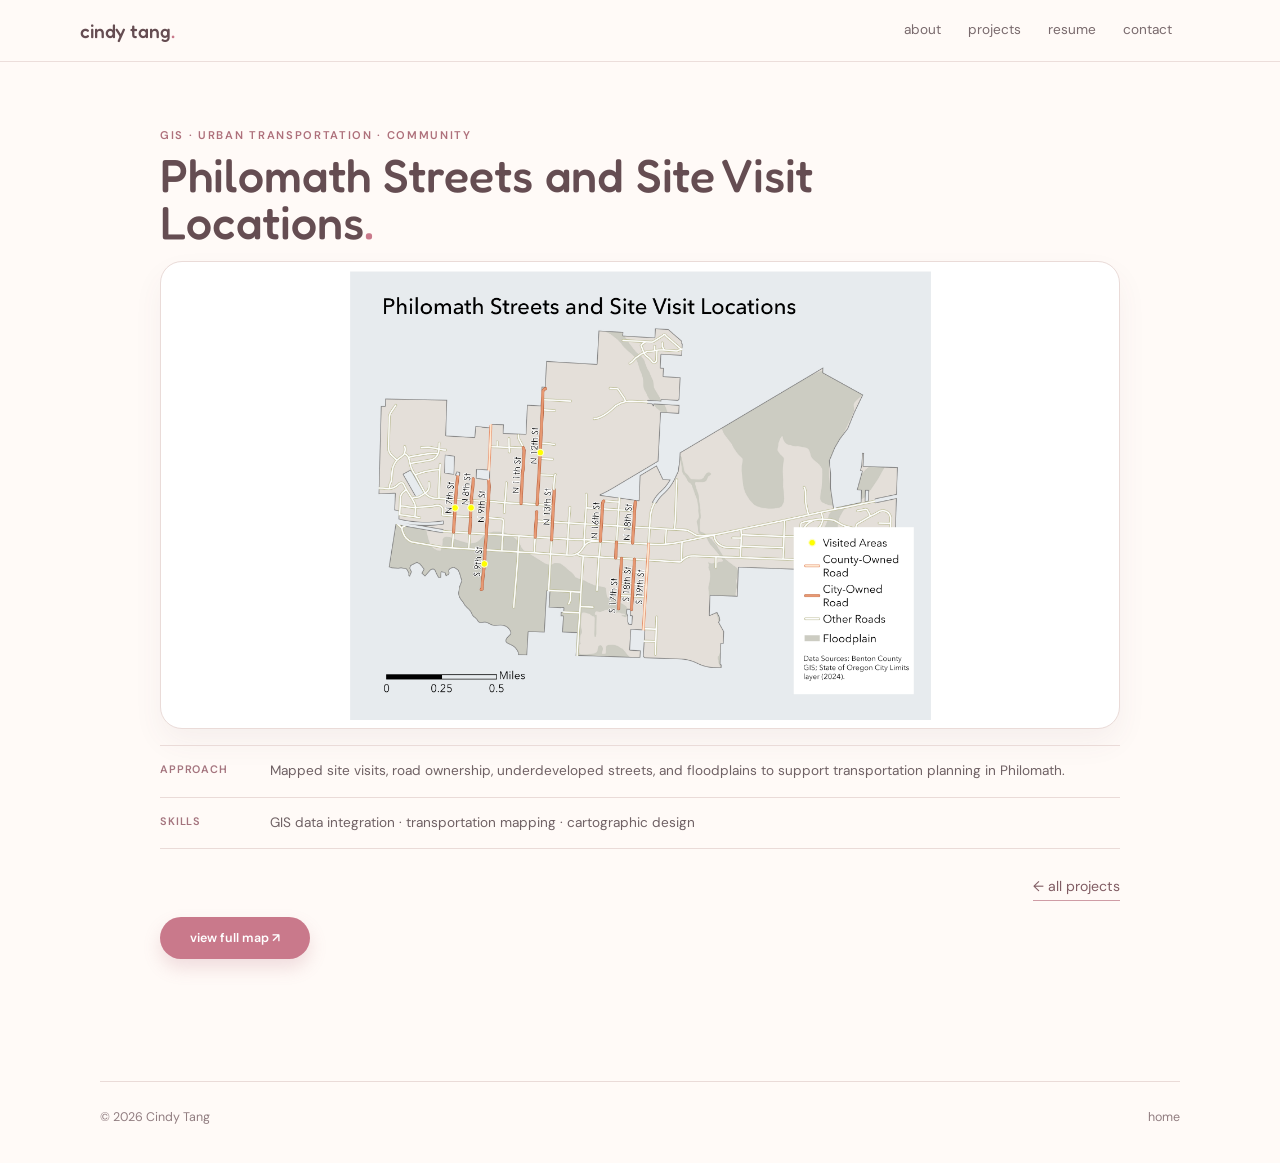
<file: project-philomath-streets.html>
<!DOCTYPE html>
<html lang="en">
<head>
  <meta charset="UTF-8">
  <meta name="viewport" content="width=device-width, initial-scale=1.0">
  <title>Philomath Streets and Site Visit Locations | Cindy Tang</title>
  <link rel="preconnect" href="https://fonts.googleapis.com">
  <link rel="preconnect" href="https://fonts.gstatic.com" crossorigin>
  <link href="https://fonts.googleapis.com/css2?family=DM+Sans:wght@400;500;600&family=Fredoka:wght@500;600&display=swap" rel="stylesheet">
  <link rel="stylesheet" href="style.css">
</head>
<body class="project-detail-page page-fade">
  <header class="header"><a href="index.html" class="logo">cindy tang<span>.</span></a><nav><a href="index.html#about">about</a><a href="projects.html">projects</a><a href="index.html#resume">resume</a><a href="index.html#contact">contact</a></nav></header>
  <main class="simple-project-page">
    <section class="simple-project-hero">
      <p class="eyebrow">GIS &middot; URBAN TRANSPORTATION &middot; COMMUNITY</p>
      <h1>Philomath Streets and Site Visit Locations<span>.</span></h1>
    </section>
    <section class="large-project-preview project-map-full"><img src="images/philomath-streets-map.jpg" alt="Philomath streets and site visit locations map"></section>
    <section class="project-key-points">
      <div class="project-key-row"><span>approach</span><p>Mapped site visits, road ownership, underdeveloped streets, and floodplains to support transportation planning in Philomath.</p></div>
      <div class="project-tools-line"><span>skills</span><p>GIS data integration &middot; transportation mapping &middot; cartographic design</p></div>
    </section>
    <div class="simple-project-actions"><a class="resume-button project-file-link" href="images/philomath-streets-map.jpg" target="_blank" rel="noopener">view full map &#8599;</a><a class="back-link" href="projects.html">&#8592; all projects</a></div>
  </main>
  <footer><span>&copy; 2026 Cindy Tang</span><a href="index.html">home</a></footer>
</body>
</html>
</file>
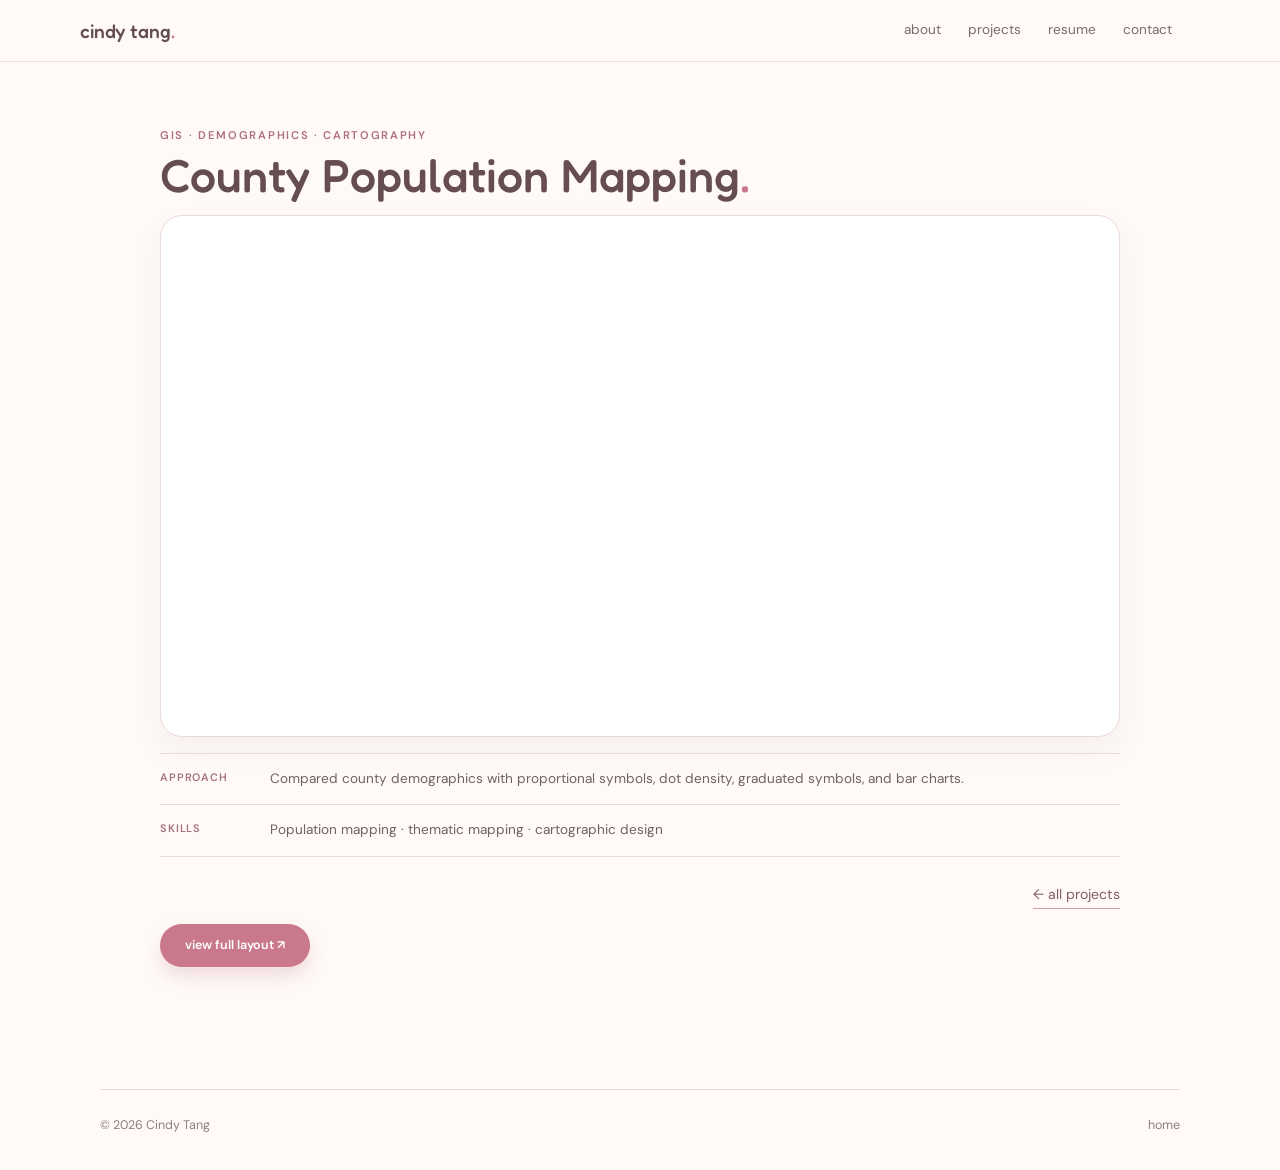
<file: project-population-mapping.html>
<!DOCTYPE html>
<html lang="en">
<head>
  <meta charset="UTF-8">
  <meta name="viewport" content="width=device-width, initial-scale=1.0">
  <title>County Population Mapping | Cindy Tang</title>
  <link rel="icon" href="data:image/svg+xml,<svg xmlns=%22http://www.w3.org/2000/svg%22 viewBox=%220 0 100 100%22><text y=%22.9em%22 font-size=%2290%22>&#127800;</text></svg>">
  <link rel="preconnect" href="https://fonts.googleapis.com">
  <link rel="preconnect" href="https://fonts.gstatic.com" crossorigin>
  <link href="https://fonts.googleapis.com/css2?family=DM+Sans:wght@400;500;600&family=Fredoka:wght@500;600&display=swap" rel="stylesheet">
  <link rel="stylesheet" href="style.css">
</head>
<body class="project-detail-page page-fade">
  <header class="header"><a href="index.html" class="logo">cindy tang<span>.</span></a><nav><a href="index.html#about">about</a><a href="projects.html">projects</a><a href="index.html#resume">resume</a><a href="index.html#contact">contact</a></nav></header>
  <main class="simple-project-page">
    <section class="simple-project-hero">
      <p class="eyebrow">GIS &middot; DEMOGRAPHICS &middot; CARTOGRAPHY</p>
      <h1>County Population Mapping<span>.</span></h1>
    </section>
    <section class="large-project-preview project-map-full census-pdf-viewer">
      <iframe src="project-files/lab3-layout.pdf#toolbar=0&amp;view=Fit" title="County population mapping layout" loading="lazy"></iframe>
    </section>
    <section class="project-key-points">
      <div class="project-key-row"><span>approach</span><p>Compared county demographics with proportional symbols, dot density, graduated symbols, and bar charts.</p></div>
      <div class="project-tools-line"><span>skills</span><p>Population mapping &middot; thematic mapping &middot; cartographic design</p></div>
    </section>
    <div class="simple-project-actions"><a class="resume-button project-file-link" href="project-files/lab3-layout.pdf" target="_blank" rel="noopener">view full layout &#8599;</a><a class="back-link" href="projects.html">&#8592; all projects</a></div>
  </main>
  <footer><span>&copy; 2026 Cindy Tang</span><a href="index.html">home</a></footer>
</body>
</html>
</file>
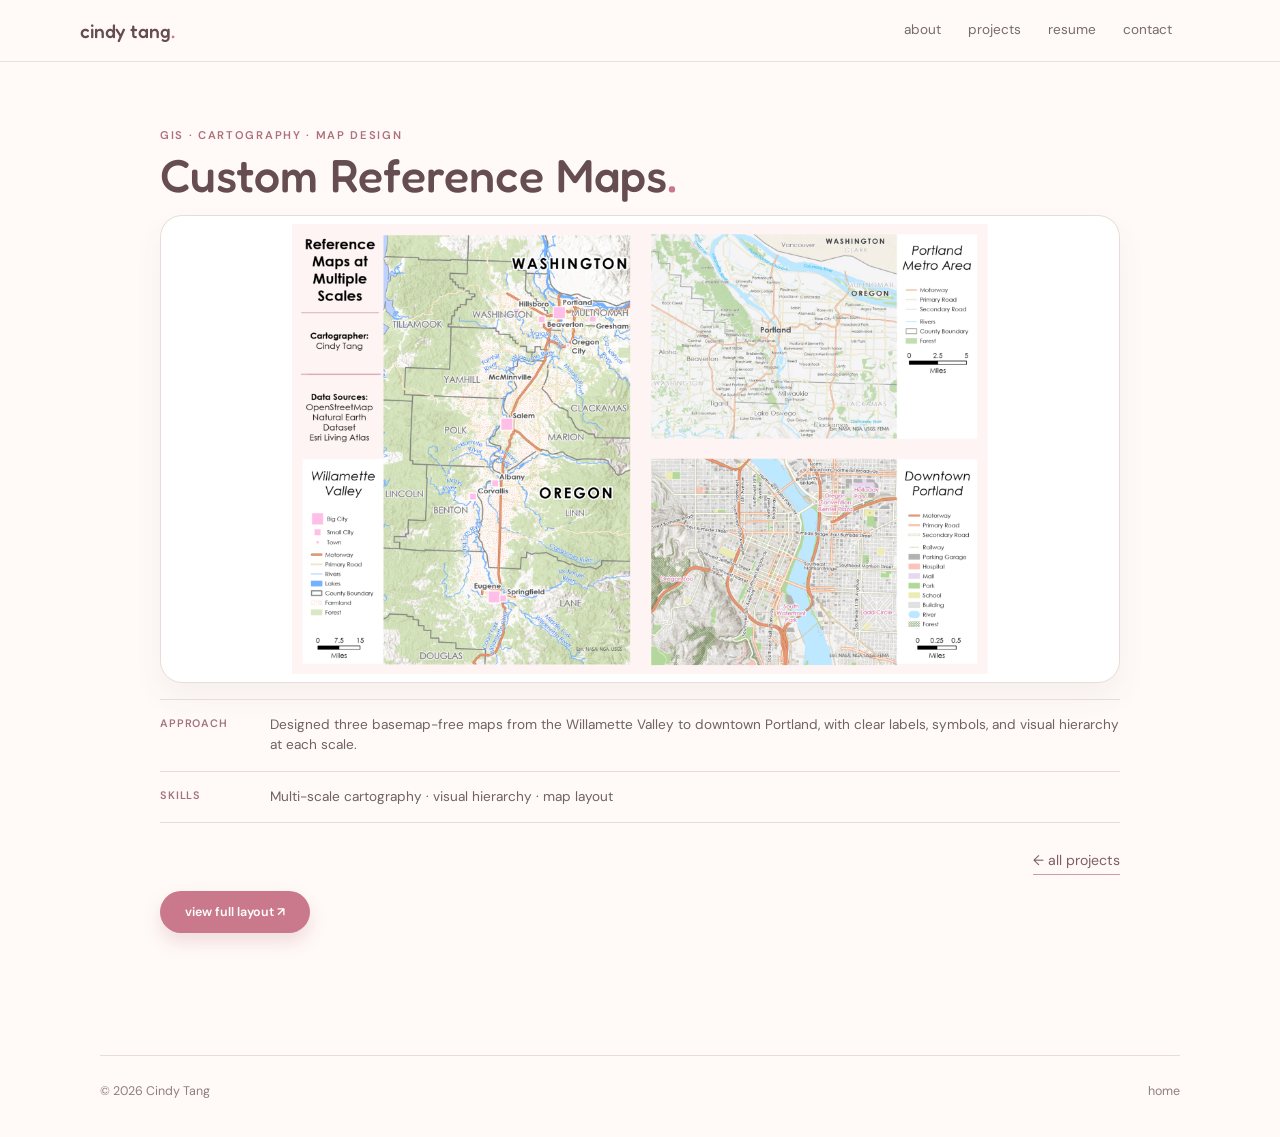
<file: project-reference-maps.html>
<!DOCTYPE html>
<html lang="en">
<head>
  <meta charset="UTF-8">
  <meta name="viewport" content="width=device-width, initial-scale=1.0">
  <title>Custom Reference Maps | Cindy Tang</title>
  <link rel="preconnect" href="https://fonts.googleapis.com">
  <link rel="preconnect" href="https://fonts.gstatic.com" crossorigin>
  <link href="https://fonts.googleapis.com/css2?family=DM+Sans:wght@400;500;600&family=Fredoka:wght@500;600&display=swap" rel="stylesheet">
  <link rel="stylesheet" href="style.css">
</head>
<body class="project-detail-page page-fade">
  <header class="header">
    <a href="index.html" class="logo">cindy tang<span>.</span></a>
    <nav>
      <a href="index.html#about">about</a>
      <a href="projects.html">projects</a>
      <a href="index.html#resume">resume</a>
      <a href="index.html#contact">contact</a>
    </nav>
  </header>

  <main class="simple-project-page">
    <section class="simple-project-hero">
      <p class="eyebrow">GIS &middot; CARTOGRAPHY &middot; MAP DESIGN</p>
      <h1>Custom Reference Maps<span>.</span></h1>
    </section>

    <section class="large-project-preview project-map-full">
      <img src="images/reference-maps-layout.png" alt="Custom reference map layout showing the Willamette Valley, Portland metro area, and downtown Portland">
    </section>

    <section class="project-key-points">
      <div class="project-key-row">
        <span>approach</span>
        <p>Designed three basemap-free maps from the Willamette Valley to downtown Portland, with clear labels, symbols, and visual hierarchy at each scale.</p>
      </div>
      <div class="project-tools-line">
        <span>skills</span>
        <p>Multi-scale cartography &middot; visual hierarchy &middot; map layout</p>
      </div>
    </section>

    <div class="simple-project-actions">
      <a class="resume-button project-file-link" href="project-files/reference-maps-layout.pdf" target="_blank" rel="noopener">view full layout &#8599;</a>
      <a class="back-link" href="projects.html">&#8592; all projects</a>
    </div>
  </main>
  <footer><span>&copy; 2026 Cindy Tang</span><a href="index.html">home</a></footer>
</body>
</html>
</file>
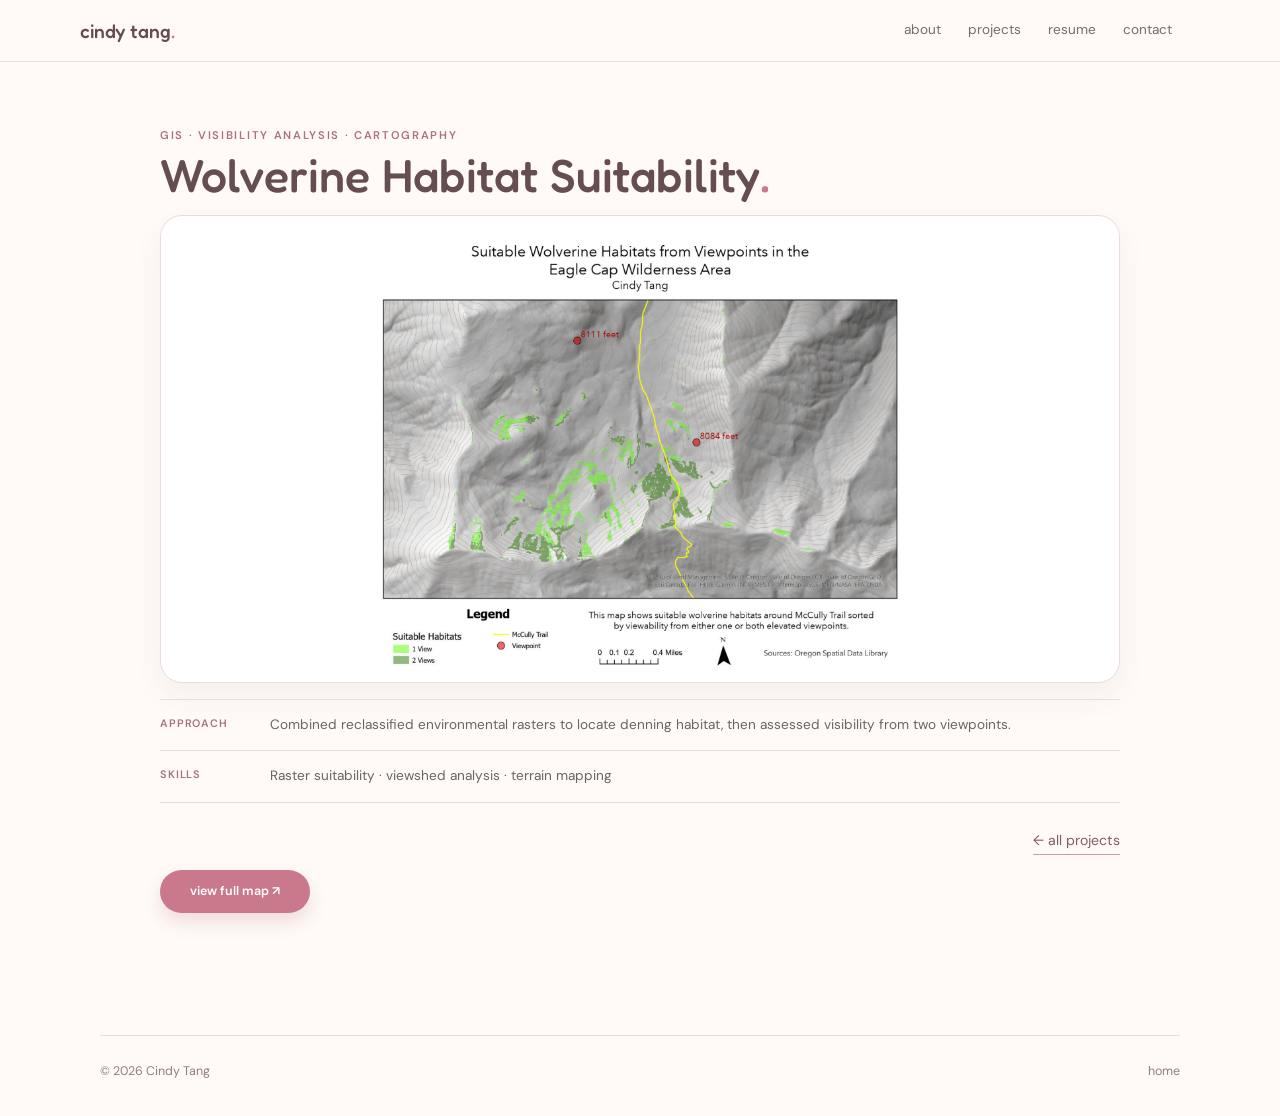
<file: project-wolverine.html>
<!DOCTYPE html>
<html lang="en">
<head>
  <meta charset="UTF-8">
  <meta name="viewport" content="width=device-width, initial-scale=1.0">
  <title>Wolverine Habitat Suitability | Cindy Tang</title>
  <link rel="icon" href="data:image/svg+xml,<svg xmlns=%22http://www.w3.org/2000/svg%22 viewBox=%220 0 100 100%22><text y=%22.9em%22 font-size=%2290%22>🌸</text></svg>">
  <link rel="preconnect" href="https://fonts.googleapis.com">
  <link rel="preconnect" href="https://fonts.gstatic.com" crossorigin>
  <link href="https://fonts.googleapis.com/css2?family=DM+Sans:wght@400;500;600&family=Fredoka:wght@500;600&display=swap" rel="stylesheet">
  <link rel="stylesheet" href="style.css">
</head>
<body class="project-detail-page page-fade">
  <header class="header">
    <a href="index.html" class="logo">cindy tang<span>.</span></a>
    <nav>
      <a href="index.html#about">about</a>
      <a href="projects.html">projects</a>
      <a href="index.html#resume">resume</a>
      <a href="index.html#contact">contact</a>
    </nav>
  </header>

  <main class="simple-project-page">
    <section class="simple-project-hero">
      <p class="eyebrow">GIS · VISIBILITY ANALYSIS · CARTOGRAPHY</p>
      <h1>Wolverine Habitat Suitability<span>.</span></h1>
    </section>

    <section class="large-project-preview project-map-full">
      <img src="images/wolverine-habitat-map.png" alt="Wolverine Habitat Suitability map">
    </section>

    <section class="project-key-points">
      <div class="project-key-row">
        <span>approach</span>
        <p>Combined reclassified environmental rasters to locate denning habitat, then assessed visibility from two viewpoints.</p>
      </div>

      <div class="project-tools-line">
        <span>skills</span>
        <p>Raster suitability · viewshed analysis · terrain mapping</p>
      </div>
    </section>

    <div class="simple-project-actions">
      <a class="resume-button project-file-link" href="project-files/wolverine-habitat-map.pdf" target="_blank">view full map &#8599;</a>
      <a class="back-link" href="projects.html">&#8592; all projects</a>
    </div>
  </main>

  <footer>
    <span>© 2026 Cindy Tang</span>
    <a href="index.html">home</a>
  </footer>
</body>
</html>
</file>
<file: style.css>
/* Cindy's portfolio — cleaned stylesheet */

:root {
  --bg: #fffaf7;
  --text: #514548;
  --muted: #78696c;
  --brown: #654d52;
  --pink: #c9798b;
  --pink-soft: #f4e2e7;
  --pink-pale: #efd6dc;
  --cream: #f7eee7;
  --sage: #eaf0e5;
  --lavender: #eee9f6;
  --line: #eadbd8;
}

* { box-sizing: border-box; }

html { scroll-behavior: smooth; }

body {
  margin: 0;
  background: var(--bg);
  color: var(--text);
  font-family: "DM Sans", sans-serif;
  line-height: 1.65;
}

a { color: inherit; text-decoration: none; }
button { font: inherit; }

.page-shell { position: relative; min-height: 100vh; z-index: 1; }

main,
footer {
  width: min(1080px, calc(100% - 120px));
  margin-inline: auto;
}

/* Pale, sparse polka-dot gutters */
.side-dots {
  position: absolute;
  top: 0;
  bottom: 0;
  min-height: 100%;
  width: max(52px, calc((100vw - 1120px) / 2 - 10px));
  pointer-events: none;
  opacity: .34;
  background-image:
    radial-gradient(circle, var(--pink-pale) 0 4px, transparent 4.6px),
    radial-gradient(circle, var(--pink-pale) 0 4px, transparent 4.6px);
  background-size: 58px 58px;
  background-position: 10px 10px, 39px 39px;
}
.side-dots-left { left: 0; }
.side-dots-right { right: 0; }

/* Sticky header */
.header {
  position: sticky;
  top: 0;
  z-index: 200;
  width: 100%;
  min-height: 62px;
  padding: 10px max(24px, calc((100vw - 1120px) / 2));
  display: grid;
  grid-template-columns: auto minmax(220px, 1fr) auto;
  align-items: center;
  gap: 28px;
  background: rgba(255, 250, 247, .94);
  backdrop-filter: blur(12px);
  -webkit-backdrop-filter: blur(12px);
  border-bottom: 1px solid rgba(234, 219, 216, .9);
}

.logo {
  justify-self: start;
  font: 500 1.2rem "Fredoka", sans-serif;
  color: var(--brown);
}
.logo span { color: var(--pink); }

.header nav {
  justify-self: end;
  display: flex;
  gap: 27px;
  white-space: nowrap;
}
.header nav a { font-size: .85rem; color: #796a6d; }
.header nav a:hover { color: #b46f7c; }

.menu-button {
  display: none;
  border: 0;
  background: transparent;
  color: #765f64;
  cursor: pointer;
}

/* Hidden star feature */
.star-toggle {
  position: relative;
  justify-self: center;
  width: min(540px, 100%);
  height: 42px;
  padding: 0;
  border: 0;
  background: transparent;
  cursor: pointer;
  z-index: 501;
}

.star-row {
  width: 100%;
  height: 100%;
  display: flex;
  align-items: center;
  justify-content: space-between;
  gap: 18px;
  pointer-events: none;
}

.star-row i {
  display: block;
  width: 28px;
  height: 28px;
  background: #f4c84b;
  clip-path: polygon(50% 3%, 61% 35%, 95% 36%, 68% 56%, 78% 91%, 50% 71%, 22% 91%, 32% 56%, 5% 36%, 39% 35%);
  border-radius: 35%;
  filter: drop-shadow(0 1px 0 rgba(169,126,23,.14));
}
.star-row i:nth-child(2) { transform: rotate(-8deg) scale(.88); }
.star-row i:nth-child(3) { transform: rotate(7deg) scale(1.04); }
.star-row i:nth-child(4) { transform: rotate(-4deg) scale(.92); }
.star-row i:nth-child(5) { transform: rotate(4deg) scale(1.08); }
.star-row i:nth-child(6) { transform: rotate(-6deg) scale(.9); }
.star-row i:nth-child(7) { transform: rotate(8deg) scale(1.02); }
.star-row i:nth-child(8) { transform: rotate(-7deg) scale(.9); }
.star-row i:nth-child(9) { transform: rotate(5deg) scale(1.05); }

.page-dimmer {
  position: fixed;
  inset: 0;
  z-index: 500;
  background: rgba(40,30,39,.44);
  opacity: 0;
  pointer-events: none;
  transition: opacity .35s ease;
}
body.stars-on .page-dimmer { opacity: 1; }
body.stars-on .star-row i {
  background: #ffd75a;
  filter: drop-shadow(0 0 8px rgba(255,215,90,.95))
          drop-shadow(0 0 16px rgba(255,215,90,.45));
}

/* Shared typography */
.eyebrow {
  margin: 0;
  color: #ae707b;
  font-size: .7rem;
  font-weight: 600;
  letter-spacing: .15em;
}

.pill {
  display: inline-block;
  padding: 11px 18px;
  border-radius: 999px;
  background: #e5a0b0;
  color: white;
  font-size: .85rem;
  font-weight: 600;
  transition: transform .2s ease;
}
.pill:hover { transform: translateY(-2px); }

.under-link,
.center-link a,
.back-link,
.contact-links > a {
  color: #805c63;
  font-size: .88rem;
  border-bottom: 1px solid #cf9ca5;
  padding-bottom: 2px;
}

/* Hero */
.hero {
  min-height: 760px;
  display: grid;
  grid-template-columns: 1fr .85fr;
  align-items: center;
  gap: 90px;
  padding: 70px 0 100px;
}

.hero h1,
.page-header h1 {
  margin: 22px 0;
  font: 500 clamp(4.2rem, 9vw, 7.7rem)/.92 "Fredoka", sans-serif;
  color: #60484d;
}
.hero h1 em { color: var(--pink); font-style: normal; }

.hero-text {
  max-width: 530px;
  font-size: 1.05rem;
  color: #746568;
}

.hero-actions {
  display: flex;
  align-items: center;
  gap: 25px;
  margin-top: 32px;
}

/* Current interests */
.interest-box {
  margin-top: 38px;
  padding: 22px;
  border: 1px solid var(--line);
  border-radius: 24px;
  background: #fff;
  box-shadow: 0 12px 30px rgba(110,81,87,.07);
}

.interest-title {
  display: flex;
  justify-content: space-between;
  margin-bottom: 13px;
  color: #9c747c;
  font-size: .72rem;
  letter-spacing: .08em;
  text-transform: uppercase;
}

.interest-bars {
  display: grid;
  grid-template-columns: repeat(4, 1fr);
  gap: 9px;
}

.interest {
  min-height: 48px;
  padding: 8px 10px;
  border: 1px solid transparent;
  border-radius: 15px;
  display: flex;
  align-items: center;
  gap: 7px;
  color: #755f64;
  cursor: pointer;
}
.interest:nth-child(1) { background: #f8ece2; }
.interest:nth-child(2) { background: #f3e2e7; }
.interest:nth-child(3) { background: var(--sage); }
.interest:nth-child(4) { background: var(--lavender); }
.interest.active { border-color: #d8b7bc; }

.interest-icon {
  width: 26px;
  height: 26px;
  border-radius: 9px;
  display: grid;
  place-items: center;
  background: rgba(255,255,255,.65);
}

.interest-note {
  min-height: 38px;
  margin-top: 13px;
  color: #837275;
  font-size: .76rem;
  transition: opacity .12s ease;
}

.reading-card {
  margin-top: 14px;
  padding: 14px;
  display: grid;
  grid-template-columns: 74px 1fr;
  gap: 15px;
  align-items: center;
  border: 1px solid #e7dced;
  border-radius: 16px;
  background: #f7f1fb;
}
.reading-card[hidden] { display: none; }

.book-cover {
  width: 74px;
  aspect-ratio: 2/3;
  border-radius: 8px;
  overflow: hidden;
  display: flex;
  align-items: center;
  justify-content: center;
  background: #dccfe7;
  color: #8d789c;
  font-size: .65rem;
  box-shadow: 0 5px 12px rgba(76,57,86,.12);
}
.book-cover img { width: 100%; height: 100%; object-fit: cover; }
.book-cover.empty-cover span { display: block; }
.book-cover:not(.empty-cover) span { display: none; }

.tiny-label {
  color: #9b7ea5;
  font-size: .59rem;
  text-transform: uppercase;
  letter-spacing: .11em;
}
.reading-copy h3 {
  margin: 3px 0 4px;
  font: 500 1rem "Fredoka", sans-serif;
  color: #65506c;
}
.reading-copy p { margin: 0; color: #7d6c82; font-size: .72rem; line-height: 1.45; }

/* Polaroid */
.portrait-area {
  position: relative;
  padding-bottom: 48px;
  text-align: center;
}

.polaroid-wrap {
  position: relative;
  width: 360px;
  margin: auto;
}

.polaroid {
  width: 330px;
  height: 460px;
  margin: auto;
  padding: 0;
  border: 0;
  background: transparent;
  cursor: pointer;
  perspective: 1100px;
  animation: polaroid-wiggle 6s ease-in-out infinite;
}

@keyframes polaroid-wiggle {
  0%, 72%, 100% { transform: rotate(2.5deg); }
  75% { transform: rotate(1deg); }
  79% { transform: rotate(4deg); }
  83% { transform: rotate(1.5deg); }
  87% { transform: rotate(2.5deg); }
}

.polaroid-inner {
  position: relative;
  display: block;
  width: 100%;
  height: 100%;
  transform-style: preserve-3d;
  transition: transform .65s cubic-bezier(.2, .75, .25, 1);
}

.polaroid.is-flipped .polaroid-inner { transform: rotateY(180deg); }

.polaroid-face {
  position: absolute;
  inset: 0;
  display: flex;
  flex-direction: column;
  padding: 17px 17px 26px;
  border-radius: 16px;
  background: white;
  box-shadow: 0 18px 42px rgba(104,77,82,.10);
  backface-visibility: hidden;
  -webkit-backface-visibility: hidden;
}

.polaroid-back {
  align-items: flex-start;
  justify-content: center;
  padding: 32px;
  background: #f7eee7;
  color: #72565c;
  transform: rotateY(180deg);
  text-align: left;
}

.polaroid-back-label {
  margin-bottom: 18px;
  color: #a4747e;
  font: 500 1.65rem "Fredoka", sans-serif;
}

.fun-facts { display: grid; gap: 14px; }
.fun-facts > span { color: #705f62; font-size: .85rem; line-height: 1.45; }
.polaroid-hint { margin-top: 24px; color: #ad858b; font-size: .7rem; }
.polaroid:focus-visible { outline: 3px solid #cf9ca5; outline-offset: 6px; border-radius: 16px; }

.photo-placeholder {
  height: 380px;
  border-radius: 10px;
  overflow: hidden;
  display: flex;
  align-items: center;
  justify-content: center;
  background: #f0ded8;
  color: #a78989;
  font-size: .8rem;
}
.photo-placeholder img { width: 100%; height: 100%; object-fit: cover; }
.photo-placeholder.empty-photo span { display: block; }
.photo-placeholder:not(.empty-photo) span { display: none; }

.polaroid-caption {
  display: block;
  margin: 13px 0 0;
  font: 500 .95rem "Fredoka", sans-serif;
  color: #72565c;
}

/* CSS binder clip */
.clip-icon {
  position: absolute;
  z-index: 6;
  top: -50px;
  left: 52%;
  width: 104px;
  height: 90px;
  transform: translateX(-50%) rotate(3deg);
  filter: drop-shadow(0 4px 4px rgba(103,72,77,.14));
  pointer-events: none;
}
.clip-icon i { position: absolute; display: block; }
.clip-loop {
  left: 30px;
  top: 0;
  width: 44px;
  height: 44px;
  border: 6px solid #d28f9b;
  border-radius: 50%;
  background: var(--bg);
}
.clip-neck {
  left: 42px;
  top: 39px;
  width: 20px;
  height: 25px;
  border-left: 6px solid #d28f9b;
  border-right: 6px solid #d28f9b;
  background: var(--bg);
}
.clip-bar {
  left: 3px;
  top: 61px;
  width: 98px;
  height: 27px;
  border: 6px solid #d28f9b;
  border-radius: 4px 4px 9px 9px;
  background: #f2c9d1;
}

/* Secret door easter egg */
.portrait-area {
  position: relative;
  padding-bottom: 78px;
  text-align: center;
}

.secret-door-row {
  position: absolute;
  right: -2px;
  bottom: 0;
  width: 132px;
  height: 72px;
}

.secret-door {
  position: absolute;
  right: 0;
  bottom: 0;
  width: 44px;
  height: 60px;
  display: block;
  opacity: .36;
  transition: opacity .2s ease, transform .2s ease;
}

.secret-door:hover,
.secret-door:focus-visible {
  opacity: .95;
  transform: translateY(-2px);
  outline: none;
}

.door-panel {
  position: absolute;
  inset: 0;
  border: 2px solid #b98679;
  border-radius: 11px 11px 6px 6px;
  background: #d8aa91;
  box-shadow:
    inset -5px 0 0 rgba(116,76,66,.08),
    0 5px 10px rgba(91,66,65,.08);
}

.door-detail {
  position: absolute;
  left: 8px;
  top: 9px;
  width: 24px;
  height: 35px;
  border: 2px solid rgba(127,82,73,.32);
  border-radius: 7px 7px 4px 4px;
}

.door-knob {
  position: absolute;
  right: 7px;
  top: 31px;
  width: 5px;
  height: 5px;
  border-radius: 50%;
  background: #f1c75b;
  box-shadow: 0 0 0 1px #b8963f;
}

.door-squeak {
  position: absolute;
  right: 52px;
  bottom: 25px;
  min-width: 78px;
  color: #ad858b;
  font: 500 .68rem "Fredoka", sans-serif;
  opacity: 0;
  transform: translateY(4px);
  transition: opacity .25s ease, transform .25s ease;
  text-align: right;
  pointer-events: none;
}

.door-squeak.show {
  opacity: .72;
  transform: translateY(0);
}

/* Main sections */
.section {
  padding: 110px 0;
  border-top: 1px solid var(--line);
}
section[id] { scroll-margin-top: 90px; }

.section-heading {
  display: flex;
  align-items: baseline;
  gap: 18px;
  margin-bottom: 55px;
}
.section-heading span { color: #b87984; font-size: .72rem; }
.section-heading h2 {
  margin: 0;
  font: 500 2.65rem "Fredoka", sans-serif;
  color: var(--brown);
}

.two-column {
  display: grid;
  grid-template-columns: 1fr 1fr;
  gap: 100px;
}
.two-column h3,
.contact-inner h3 {
  margin: 0;
  font-family: "Fredoka", sans-serif;
  font-weight: 500;
  color: #674e53;
}
.two-column h3 { max-width: 450px; font-size: 2.1rem; line-height: 1.15; }
.two-column p { max-width: 520px; color: #76676a; }

/* Projects */
.project-grid,
.all-projects {
  display: grid;
  grid-template-columns: repeat(3, 1fr);
  gap: 25px;
}
.all-projects { padding: 70px 0 110px; }

.project-card {
  display: flex;
  flex-direction: column;
  overflow: hidden;
  border: 1px solid #e5d9d5;
  border-radius: 24px;
  background: white;
  transition: transform .25s ease, box-shadow .25s ease;
}
.project-card:hover {
  transform: translateY(-6px);
  box-shadow: 0 18px 40px rgba(92,69,72,.09);
}

.project-preview {
  position: relative;
  height: auto;
  min-height: 0;
  aspect-ratio: 16 / 9;
  overflow: hidden;
  border-radius: 18px 18px 0 0;
}
.preview-one { background: #ead6cd; }
.preview-two { background: #e4ddd0; }
.preview-three { background: #f1e0dc; }
.preview-four { background: #e8e0d8; }

.fake-map {
  position: absolute;
  inset: 45px 25px 20px;
  border: 1px solid rgba(117,91,91,.18);
  background: repeating-linear-gradient(25deg, transparent 0 25px, rgba(125,100,96,.13) 26px 28px);
  transform: rotate(-3deg);
}
.fake-map i {
  position: absolute;
  width: 35px;
  height: 25px;
  border: 3px solid #b87782;
  border-radius: 50%;
}
.fake-map i:nth-child(1) { left: 15%; top: 25%; }
.fake-map i:nth-child(2) { left: 48%; top: 50%; }
.fake-map i:nth-child(3) { right: 10%; top: 20%; }
.fake-map i:nth-child(4) { left: 25%; bottom: 10%; }
.fake-map i:nth-child(5) { right: 25%; bottom: 15%; }

.dots {
  position: absolute;
  inset: 55px;
  display: grid;
  grid-template-columns: repeat(3,1fr);
  gap: 18px;
  place-items: center;
}
.dots b {
  width: 22px;
  height: 22px;
  border: 5px solid #9f6c75;
  border-radius: 50%;
  background: var(--bg);
}

.project-meta {
  display: flex;
  justify-content: space-between;
  padding: 18px 22px 0;
  color: #b17882;
  font-size: .66rem;
  letter-spacing: .1em;
}
.project-card h3 {
  padding: 0 22px;
  margin: 10px 0 9px;
  font: 500 1.4rem "Fredoka", sans-serif;
  color: var(--brown);
}
.project-card > p,
.project-description {
  flex-grow: 1;
  max-width: 34ch;
  margin: 0;
  padding: 0 22px 24px;
  color: #75686a;
  font-size: .84rem;
  line-height: 1.55;
}
.center-link { margin-top: 35px; text-align: right; }

/* Resume */
.resume-layout {
  display: grid;
  grid-template-columns: 1.15fr .85fr;
  gap: 26px;
}
.resume-copy,
.resume-cta {
  border: 1px solid var(--line);
  border-radius: 24px;
}
.resume-copy { padding: 28px; background: white; }

.resume-kicker {
  margin: 0 0 17px;
  color: #ad727d;
  font-size: .68rem;
  font-weight: 600;
  letter-spacing: .11em;
  text-transform: uppercase;
}

.skill-grid {
  display: grid;
  grid-template-columns: repeat(2,1fr);
  gap: 11px;
}
.skill-chip {
  min-height: 62px;
  padding: 12px 14px;
  border-radius: 16px;
  display: flex;
  align-items: center;
  gap: 10px;
  color: #68575a;
}
.skill-chip:nth-child(1) { background: #f5e4e8; }
.skill-chip:nth-child(2) { background: var(--lavender); }
.skill-chip:nth-child(3) { background: #f6eddf; }
.skill-chip:nth-child(4) { background: var(--sage); }
.skill-chip:nth-child(5) { background: #f3e9df; }
.skill-chip:nth-child(6) { background: #f1e7ed; }
.skill-chip span { font-size: 1.15rem; }
.skill-chip b { font-size: .8rem; font-weight: 600; }

.resume-cta {
  padding: 30px;
  background: var(--pink-soft);
  display: flex;
  flex-direction: column;
  justify-content: center;
  align-items: flex-start;
}
.resume-cta-icon { margin-bottom: 8px; font-size: 1.7rem; }
.resume-cta h3 {
  margin: 0 0 7px;
  font: 500 1.9rem "Fredoka", sans-serif;
  color: var(--brown);
}
.resume-cta p { margin: 0 0 20px; color: #76686a; font-size: .86rem; }

.resume-button {
  min-width: 190px;
  padding: 14px 22px;
  border-radius: 999px;
  display: inline-flex;
  justify-content: center;
  background: var(--pink);
  color: white;
  font-size: .9rem;
  font-weight: 600;
  box-shadow: 0 9px 18px rgba(180,104,122,.2);
  transition: transform .2s ease, box-shadow .2s ease;
}
.resume-button:hover {
  transform: translateY(-2px);
  box-shadow: 0 12px 22px rgba(180,104,122,.28);
}

/* Contact */
.contact-inner { max-width: 620px; }
.contact-inner h3 { font-size: 3.2rem; }
.contact-inner p { color: #77686a; }

.contact-links {
  display: flex;
  align-items: flex-start;
  gap: 28px;
  margin-top: 28px;
}

.email-copy {
  appearance: none;
  margin: 0;
  padding: 0;
  border: 0;
  display: grid;
  grid-template-columns: auto auto;
  column-gap: 8px;
  align-items: end;
  background: transparent;
  color: #805c63;
  text-align: left;
  cursor: pointer;
}
.email-copy > span {
  width: max-content;
  padding-bottom: 2px;
  border-bottom: 1px solid #d2a0a7;
  font-size: .88rem;
}
.email-copy small {
  grid-column: 1;
  margin-top: 3px;
  color: #9a8387;
  font-size: .74rem;
}
.email-copy em {
  grid-column: 2;
  grid-row: 1;
  color: #b17b84;
  font-size: .62rem;
  font-style: normal;
  opacity: .75;
}
.email-copy.copied em { color: #7c9271; opacity: 1; }

/* Secondary project pages */
.page-header {
  padding: 100px 0 70px;
  border-bottom: 1px solid var(--line);
}
.page-header h1 { font-size: clamp(3.8rem, 8vw, 6.8rem); }
.page-header h1 span { color: var(--pink); }
.page-header > p:last-child {
  max-width: 600px;
  color: #76676a;
}

.project-detail-grid {
  display: grid;
  grid-template-columns: 1fr 1fr;
  gap: 65px 100px;
  padding: 85px 0;
}
.project-detail-grid span {
  color: #ae707b;
  font-size: .68rem;
  font-weight: 600;
  letter-spacing: .12em;
}
.project-detail-grid p { max-width: 500px; color: #756669; }

.large-project-preview {
  min-height: 500px;
  overflow: hidden;
  display: flex;
  align-items: center;
  justify-content: center;
  background: #f3e5df;
  border-radius: 24px;
}
.large-project-preview img { width: 100%; display: block; }
.image-note { padding: 30px; color: #94797c; font-size: .85rem; text-align: center; }
.bottom-detail { padding-bottom: 65px; }
.back-link { display: inline-block; margin-bottom: 100px; }

footer {
  padding: 25px 0 35px;
  border-top: 1px solid var(--line);
  display: flex;
  justify-content: space-between;
  color: #917d80;
  font-size: .78rem;
}

/* Responsive */
@media (max-width: 1000px) {
  .header { grid-template-columns: auto 1fr auto; gap: 15px; }
  .star-toggle { width: min(330px,100%); }
  .star-row i:nth-child(even) { display: none; }
}

@media (max-width: 900px) {
  .side-dots { display: none; }
  main, footer { width: calc(100% - 30px); }
  .hero { grid-template-columns: 1fr; gap: 70px; padding-top: 70px; }
  .portrait-area { order: -1; margin-top: 30px; }
  .two-column, .project-detail-grid { grid-template-columns: 1fr; gap: 30px; }
  .project-grid, .all-projects { grid-template-columns: 1fr; }
  .resume-layout { grid-template-columns: 1fr; }
}

@media (max-width: 800px) {
  .header {
    padding: 14px 15px;
    display: flex;
    flex-wrap: wrap;
  }
  .star-toggle { display: none; }
  .menu-button { display: block; margin-left: auto; }
  .header nav {
    display: none;
    width: 100%;
    padding-top: 8px;
    flex-wrap: wrap;
  }
  .header nav.open { display: flex; }
}

@media (max-width: 520px) {
  .hero h1 { font-size: 3.7rem; }
  .hero-actions { flex-wrap: wrap; }
  .section { padding: 75px 0; }
  .section-heading h2 { font-size: 2.2rem; }
  .interest-bars { grid-template-columns: repeat(2,1fr); }
  .polaroid-wrap { width: 280px; }
  .polaroid { width: 270px; }
  .polaroid { height: 405px; }
  .photo-placeholder { height: 325px; }
  .clip-icon { transform: translateX(-50%) rotate(3deg) scale(.86); }
.skill-grid { grid-template-columns: 1fr; }
  .contact-links { flex-direction: column; }
}

@media (prefers-reduced-motion: reduce) {
  .polaroid-inner { transition-duration: .01ms; }
  .polaroid { animation: none; transform: rotate(2.5deg); }
}

body { position: relative; }
.page-shell { position: relative; min-height: 100vh; }

/* Keep the main-page stars bright and glowing when night mode is on. */
body.stars-on .header {
  z-index: 600;
}

body.stars-on .header::after {
  content: "";
  position: absolute;
  inset: 0;
  z-index: 2;
  background: rgba(40,30,39,.44);
  pointer-events: none;
}

body.stars-on .header > * {
  position: relative;
  z-index: 1;
}

body.stars-on .header .star-toggle {
  z-index: 3;
}

body.stars-on .star-row i {
  background: #ffd75a;
  filter:
    drop-shadow(0 0 7px rgba(255,216,90,1))
    drop-shadow(0 0 16px rgba(255,216,90,.85))
    drop-shadow(0 0 26px rgba(255,216,90,.5));
}

/* Secret door lower, closer to the hero/about divider. */
.portrait-area {
  padding-bottom: 112px;
}

.secret-door-row {
  right: -4px !important;
  bottom: -34px !important;
}

/* Main-page night mode:
   page content is dimmed by the existing page overlay.
   Header gets the SAME amount of dimming—not darker.
   Stars sit above that dimming layer and glow. */
body.stars-on .page-dimmer {
  opacity: 1;
}

body.stars-on .header {
  z-index: 600 !important;
  background: #fffaf7 !important;
}

body.stars-on .header::before {
  content: "";
  position: absolute;
  inset: 0;
  z-index: 2;
  background: rgba(40,30,39,.44);
  pointer-events: none;
}

body.stars-on .header > .logo,
body.stars-on .header > nav,
body.stars-on .header > .menu-button {
  position: relative;
  z-index: 1;
}

body.stars-on .header > .star-toggle {
  position: relative;
  z-index: 3;
}

body.stars-on .star-row i {
  background: #ffe064 !important;
  filter:
    drop-shadow(0 0 8px rgba(255,224,100,1))
    drop-shadow(0 0 18px rgba(255,224,100,.88))
    drop-shadow(0 0 28px rgba(255,224,100,.48)) !important;
}

/* Project index/detail pages match the rounded, soft homepage styling. */
.projects-page .page-header,
.project-detail-page .page-header {
  margin-top: 54px;
  padding: 50px 54px;
  border: 1px solid var(--line);
  border-radius: 28px;
  background: #fff;
  box-shadow: 0 14px 34px rgba(100,75,80,.06);
}

.projects-page .page-header h1,
.project-detail-page .page-header h1 {
  font-family: "Fredoka", sans-serif;
  color: var(--brown);
}

.projects-page .all-projects {
  padding-top: 34px;
}

.project-detail-page .project-detail-grid {
  gap: 22px;
}

.project-detail-page .project-detail-grid > div {
  padding: 24px;
  border: 1px solid var(--line);
  border-radius: 20px;
  background: #fff;
}

.project-detail-page .large-project-preview {
  border: 1px solid var(--line);
  border-radius: 26px;
  box-shadow: 0 14px 30px rgba(101,76,82,.06);
}

@media(max-width:700px) {
  .projects-page .page-header,
  .project-detail-page .page-header {
    margin-top: 28px;
    padding: 34px 26px;
  }
}

/* Smooth page fade for the secret door transition. */
body.page-fade {
  opacity: 1;
  transition: opacity .32s ease;
}
body.page-fade.page-leaving {
  opacity: 0;
}

/* Keep the header's ORIGINAL appearance in star mode.
   The header gets the same dimming overlay as the rest of the page,
   while only the stars sit above it and glow. */
body.stars-on .header {
  z-index: 600 !important;
  background: rgba(255,250,247,.94) !important;
}

body.stars-on .header::before {
  content: "";
  position: absolute;
  inset: 0;
  z-index: 2;
  background: rgba(40,30,39,.44);
  pointer-events: none;
}

body.stars-on .header > .logo,
body.stars-on .header > nav,
body.stars-on .header > .menu-button {
  position: relative;
  z-index: 1;
}

body.stars-on .header > .star-toggle {
  position: relative;
  z-index: 3;
}

body.stars-on .star-row i {
  background: #ffe064 !important;
  filter:
    drop-shadow(0 0 9px rgba(255,224,100,1))
    drop-shadow(0 0 20px rgba(255,224,100,.9))
    drop-shadow(0 0 30px rgba(255,224,100,.55)) !important;
}

/* Door slightly lower, visually close to the hero/about divider. */
.secret-door-row {
  bottom: -50px !important;
}

/* More compact projects overview. */
.projects-page .page-header {
  margin-top: 38px;
  padding: 38px 46px;
}
.projects-page .page-header h1 {
  font-size: clamp(3rem, 6vw, 5rem);
}
.projects-page .all-projects {
  grid-template-columns: repeat(2, 1fr);
  gap: 18px;
  padding: 26px 0 70px;
}
.projects-page .project-preview {
  height: auto;
  min-height: 0;
  aspect-ratio: 16 / 9;
}
.projects-page .project-card h3 {
  font-size: 1.2rem;
  margin: 7px 0 6px;
}
.projects-page .project-card > p {
  font-size: .78rem;
  line-height: 1.45;
  padding-bottom: 18px;
  max-width: 46ch;
}
.projects-page .project-meta {
  padding-top: 14px;
}

/* Individual project pages: same soft look, but denser. */
.project-detail-page .page-header {
  margin-top: 38px;
  padding: 40px 46px;
}
.project-detail-page .page-header h1 {
  font-size: clamp(2.8rem, 5.8vw, 4.8rem);
}
.project-detail-page .project-detail-grid {
  padding: 46px 0;
  gap: 16px;
}
.project-detail-page .project-detail-grid > div {
  padding: 20px;
}
.project-detail-page .project-detail-grid p {
  font-size: .86rem;
  line-height: 1.5;
}
.project-detail-page .large-project-preview {
  min-height: 390px;
}
.project-detail-page .bottom-detail {
  padding-bottom: 38px;
}

@media(max-width:760px) {
  .projects-page .all-projects {
    grid-template-columns: 1fr;
  }
}

html {
  background: #fffaf7;
}
body.page-fade {
  animation: page-arrive .32s ease both;
}
@keyframes page-arrive {
  from { opacity: 0; }
  to { opacity: 1; }
}
body.page-fade.page-leaving {
  animation: none;
  opacity: 0;
}

/* Text arrows stay typographic on mobile; other emoji are untouched. */
.project-meta span:last-child,
.hero-actions a,
.center-link a,
.resume-button,
.contact-links a,
.back-link,
footer a {
  font-family: "DM Sans", Arial, sans-serif;
}

/* Real project map previews */
.project-image-preview {
  background: #f5efec;
}

.project-image-preview img {
  width: 100%;
  height: 100%;
  display: block;
  object-fit: cover;
}
.project-image-preview iframe {
  width: 100%;
  height: 100%;
  display: block;
  border: 0;
  pointer-events: none;
}
.projects-page .project-image-preview iframe {
  width: 100%;
  height: 100%;
  display: block;
  border: 0;
  pointer-events: none;
}
.project-layout-cover img {
  object-fit: contain;
  background: #fff;
}

.project-image-preview video {
  width: 100%;
  height: 100%;
  display: block;
  object-fit: cover;
}

.project-map-full {
  background: #fff;
  padding: 12px;
  border: 1px solid var(--line);
}

.project-map-full img {
  width: 100%;
  height: auto;
  object-fit: contain;
}

.project-map-full video {
  width: 100%;
  height: auto;
  display: block;
}

.project-file-row {
  display: flex;
  justify-content: flex-end;
  margin: 18px 0 8px;
}

.project-file-link {
  min-width: 150px;
  padding: 11px 18px;
  font-size: .78rem;
}

@media (max-width: 700px) {
  .project-image-preview img {
    height: 180px;
  }

  .project-image-preview video {
    height: 180px;
  }

  .project-map-full {
    padding: 6px;
  }

  .project-file-row {
    justify-content: flex-start;
  }
}

/* Simple project detail pages */
.simple-project-page {
  width: min(960px, calc(100% - 120px));
  margin-inline: auto;
  padding: 64px 0 80px;
}

.simple-project-hero {
  max-width: 760px;
  margin-bottom: 32px;
}

.simple-project-hero h1 {
  margin: 14px 0 14px;
  font: 500 clamp(3.2rem, 7vw, 5.8rem)/.95 "Fredoka", sans-serif;
  color: var(--brown);
}

.simple-project-hero h1 span {
  color: var(--pink);
}

.simple-project-summary {
  max-width: 680px;
  margin: 0;
  color: var(--muted);
  font-size: 1rem;
  line-height: 1.6;
}

.simple-project-page .project-map-full {
  margin: 0 0 30px;
  border-radius: 22px;
  overflow: hidden;
}

.project-key-points {
  border-top: 1px solid var(--line);
  border-bottom: 1px solid var(--line);
}

.project-key-row,
.project-tools-line {
  display: grid;
  grid-template-columns: 120px 1fr;
  gap: 24px;
  padding: 18px 0;
  border-bottom: 1px solid var(--line);
}

.project-tools-line {
  border-bottom: 0;
}

.project-key-row > span,
.project-tools-line > span {
  color: #a4747e;
  font-size: .68rem;
  font-weight: 600;
  letter-spacing: .08em;
  text-transform: uppercase;
}

.project-key-row p,
.project-tools-line p {
  margin: 0;
  color: #6f6164;
  font-size: .9rem;
  line-height: 1.55;
}

.simple-project-actions {
  margin-top: 26px;
  display: flex;
  align-items: center;
  justify-content: space-between;
  gap: 18px;
}

@media (max-width: 700px) {
  .simple-project-page {
    width: min(100% - 34px, 960px);
    padding: 42px 0 60px;
  }

  .project-key-row,
  .project-tools-line {
    grid-template-columns: 1fr;
    gap: 6px;
  }

  .simple-project-actions {
    align-items: flex-start;
    flex-direction: column;
  }
}

/* Work-focused project detail pages */
.simple-project-hero {
  max-width: 700px;
  margin-bottom: 16px;
}

.simple-project-hero h1 {
  margin: 8px 0 0;
  font-size: clamp(1.8rem, 3.8vw, 2.9rem);
  line-height: 1;
}

.simple-project-summary {
  max-width: 620px;
  font-size: .9rem;
  line-height: 1.5;
}

.simple-project-page .project-map-full {
  min-height: 0;
  margin-bottom: 16px;
  padding: 8px;
  box-sizing: border-box;
}

.simple-project-page .project-map-full img,
.simple-project-page .project-map-full video {
  width: 100%;
  height: auto;
  max-height: min(50vh, 460px);
  object-fit: contain;
}

.simple-project-page .census-pdf-viewer {
  min-height: 0;
}

.simple-project-page .census-pdf-viewer iframe {
  width: 100%;
  height: clamp(300px, 56vh, 520px);
  min-height: 0;
  border: 0;
}

.project-key-row,
.project-tools-line {
  grid-template-columns: 90px 1fr;
  gap: 20px;
  padding: 15px 0;
}

.project-key-row p,
.project-tools-line p {
  font-size: .85rem;
  line-height: 1.5;
}

@media (max-width: 700px) {
  .simple-project-hero h1 {
    font-size: clamp(1.75rem, 7vw, 2.5rem);
  }

  .project-key-row,
  .project-tools-line {
    grid-template-columns: 1fr;
    gap: 4px;
  }
}

/* Full Census map preview */
.census-pdf-viewer { min-height: 65vh; }
.census-pdf-viewer iframe { width: 100%; min-height: 65vh; border: 0; display: block; }
@media (max-width: 700px) {
  .census-pdf-viewer, .census-pdf-viewer iframe { min-height: 55vh; }
}
</file>
<file: butters-domain.css>
:root {
  --cream:#fffaf7;
  --pink:#efb4c1;
  --pink-dark:#b97d8b;
  --pink-pale:#efd6dc;
  --brown:#76574f;
  --wood:#a9795a;
  --wood-dark:#7c5847;
  --blue:#d8edf5;
  --blue-dark:#8bbbc6;
  --yellow:#f5d768;
  --green1:#cdebb9;
  --green2:#b7df9f;
  --green3:#9fd087;
  --green4:#7fb86f;
}

*{box-sizing:border-box}
html,body{min-height:100%}
body{
  margin:0;
  position:relative;
  background:var(--cream);
  color:#654d52;
  font-family:"Fredoka",sans-serif;
}
button{font:inherit}

body.page-fade{opacity:1;transition:opacity .32s ease}
body.page-fade.page-leaving{opacity:0}

.domain-dots{
  position:absolute;
  top:0;bottom:0;min-height:100%;
  width:max(48px,calc((100vw - 1220px)/2 - 10px));
  pointer-events:none;
  opacity:.34;
  background-image:
    radial-gradient(circle,var(--pink-pale) 0 4px,transparent 4.6px),
    radial-gradient(circle,var(--pink-pale) 0 4px,transparent 4.6px);
  background-size:58px 58px;
  background-position:10px 10px,39px 39px
}
.domain-dots-left{left:0}.domain-dots-right{right:0}

.back-door{position:fixed;top:18px;left:22px;z-index:50;opacity:.5;transition:.2s ease}
.back-door:hover{opacity:1;transform:translateY(-2px)}
.tiny-door{position:relative;display:block;width:31px;height:42px;border:2px solid #b98679;border-radius:8px 8px 4px 4px;background:#d8aa91}
.tiny-door::after{content:"";position:absolute;right:5px;top:22px;width:4px;height:4px;border-radius:50%;background:var(--yellow)}
.tiny-door i{position:absolute;inset:7px 6px;border:1px solid rgba(118,87,79,.34);border-radius:5px}

.domain{
  width:min(1240px,calc(100% - 54px));
  margin:0 auto;
  padding:76px 0 54px;
  position:relative;
  z-index:1
}

/* softer hanging sign */
.hanging-title{position:relative;width:min(490px,72vw);height:108px;margin:0 auto -3px}
.cord{position:absolute;top:-74px;width:3px;height:84px;border-radius:8px;background:#8b6a60}
.cord-left{left:23%}.cord-right{right:23%}
.sign-board{
  position:absolute;inset:0;
  display:grid;place-items:center;align-content:center;
  border:3px solid #b48a72;
  border-radius:20px 16px 22px 18px;
  background:linear-gradient(4deg,rgba(151,111,83,.05),transparent 45%),#e8c89d;
  box-shadow:inset 0 0 0 5px rgba(255,239,210,.22),0 9px 18px rgba(104,75,59,.09);
  transform:rotate(-.4deg)
}
.sign-board::before,.sign-board::after{
  content:"";position:absolute;top:12px;width:17px;height:17px;
  border:4px solid #88675a;border-radius:50%;background:#d3a983
}
.sign-board::before{left:22px}.sign-board::after{right:22px}
.sign-board p{margin:0 0 1px;color:#a47a71;font-size:.5rem;letter-spacing:.12em;text-transform:uppercase}
.sign-board h1{margin:0;color:#73575c;font-size:clamp(1.9rem,3.4vw,2.7rem);font-weight:500}
.sign-board small{margin-top:2px;color:#9b7d7a;font-size:.52rem;font-weight:400}
.domain-subtitle{margin:8px 0 15px;color:#aa9691;font-size:.64rem;font-weight:400;text-align:center}

.scene-wrap{position:relative}

.hamster-scene{
  position:relative;
  min-height:790px;
  overflow:hidden;
  border:1px solid #ead7d1;
  border-radius:42px;
  background:linear-gradient(to bottom,#e8f8ff 0 56%,#d9edc9 56% 100%);
  box-shadow:0 24px 54px rgba(102,76,72,.10);
  isolation:isolate
}
.scene-night{position:absolute;inset:0;z-index:30;background:rgba(31,38,67,.50);opacity:0;pointer-events:none;transition:opacity .35s ease}
.hamster-scene.night .scene-night{opacity:1}

.domain-stars{
  position:absolute;left:0;right:0;top:18px;z-index:8;height:110px;padding:0 7%;
  border:0;background:transparent;display:flex;align-items:center;justify-content:space-around;cursor:pointer
}
.domain-stars i{
  width:40px;height:40px;background:#f2cd62;
  clip-path:polygon(50% 3%,61% 35%,95% 36%,68% 56%,78% 91%,50% 71%,22% 91%,32% 56%,5% 36%,39% 35%);
  border-radius:35%;opacity:.74;transition:filter .25s ease,opacity .25s ease
}
.domain-stars i:nth-child(2){transform:translateY(18px) scale(.82) rotate(-8deg)}
.domain-stars i:nth-child(3){transform:translateY(-6px) scale(1.08) rotate(7deg)}
.domain-stars i:nth-child(4){transform:translateY(17px) scale(.9) rotate(-5deg)}
.domain-stars i:nth-child(5){transform:translateY(-4px) scale(1.02) rotate(8deg)}
.domain-stars i:nth-child(6){transform:translateY(16px) scale(.82) rotate(-6deg)}

.sky-cloud{
  position:absolute;z-index:10;width:185px;height:52px;border-radius:45px;background:rgba(255,255,255,.94);
  box-shadow:0 8px 22px rgba(118,160,176,.08)
}
.sky-cloud::before,.sky-cloud::after{content:"";position:absolute;bottom:4px;border-radius:50%;background:inherit}
.sky-cloud::before{left:26px;width:68px;height:68px}
.sky-cloud::after{right:22px;width:78px;height:78px}
.c1{left:8%;top:12%}.c2{right:6%;top:15%;transform:scale(.82)}

.hamster-scene.night .domain-stars{z-index:35}
.hamster-scene.night .sky-cloud{z-index:36}
.hamster-scene.night .domain-stars i{
  background:#ffe064;opacity:1;
  filter:drop-shadow(0 0 9px rgba(255,224,100,1)) drop-shadow(0 0 20px rgba(255,224,100,.56))
}

/* softer layered hills */
.hill{position:absolute;bottom:0;border-radius:50% 50% 0 0}
.hill-far{left:-5%;width:110%;height:25%;background:#d8efc1;z-index:1}
.hill-mid-a{left:-8%;width:62%;height:29%;background:#bfe1a7;z-index:2}
.hill-mid-b{right:-10%;width:64%;height:28%;background:#c7e6ad;z-index:2}
.hill-near-a{left:-12%;width:58%;height:21%;background:#a9d58f;z-index:3}
.hill-near-b{right:-13%;width:61%;height:20%;background:#a0cf87;z-index:3}

.grass-strip{position:absolute;left:0;right:0;bottom:0;height:76px;background:linear-gradient(to bottom,#b9df94,#add786);z-index:4}
.flower{position:absolute;bottom:17px;font-size:2rem;text-shadow:0 2px 0 rgba(117,147,93,.08);z-index:5}
.f1{left:7%;color:#fff}.f2{right:8%;color:#fff}.f3{left:23%;color:#ffd9e5;transform:scale(.78)}
.f4{right:27%;color:#f8d66f;transform:scale(.88)}.f5{left:48%;color:#d6c4ef;transform:scale(.7)}.f6{left:66%;color:#ffc7b5;transform:scale(.75)}

/* wheel */
.wheel{position:absolute;left:7%;bottom:84px;width:255px;height:260px;z-index:6}
.wheel-frame{position:absolute;z-index:1;left:108px;top:196px;width:40px;height:52px;border-left:10px solid #9e7a6e;border-right:10px solid #9e7a6e}
.wheel-feet{position:absolute;z-index:1;left:63px;bottom:0;width:130px;height:14px;border-radius:20px;background:#9e7a6e}
.wheel-outer{position:absolute;z-index:3;left:15px;top:0;width:218px;height:218px;border:15px solid #d990a2;border-radius:50%;background:#fff7fa;box-shadow:inset 0 0 0 8px #f4cad3,0 8px 0 rgba(143,97,109,.1)}
.wheel-track{position:absolute;inset:23px;border:10px solid #f2b7c5;border-radius:50%}
.wheel-hub{position:absolute;left:50%;top:50%;width:29px;height:29px;transform:translate(-50%,-50%);border:7px solid #a56f7c;border-radius:50%;background:#fff}

/* bowl */
.food-bowl-area{position:absolute;left:29%;bottom:62px;width:160px;height:102px;z-index:12}
.food-bowl{position:relative;width:160px;height:102px}
.bowl-back{position:absolute;z-index:1;left:7px;top:31px;width:146px;height:34px;border:5px solid #a66e7b;border-radius:50%;background:#efb4c1}
.bowl-front{position:absolute;z-index:2;left:18px;top:50px;width:124px;height:45px;border:5px solid #a66e7b;border-top:0;border-radius:0 0 48px 48px;background:#dc91a1;pointer-events:none}
.snack{position:absolute;z-index:80!important;border:0;background:transparent;cursor:grab;touch-action:none;user-select:none}
.snack.dragging{cursor:grabbing;z-index:200!important}
.worm{left:17px;top:10px;font-size:2rem}.strawberry{left:52px;top:7px;font-size:1.9rem}.cake{left:89px;top:9px;font-size:1.9rem}
.seed{left:123px;top:19px;width:25px;height:25px}.seed-shape{display:block;width:16px;height:11px;border:2px solid #8d6a45;border-radius:60% 40% 60% 40%;background:#c59a5a;transform:rotate(-20deg)}

/* wooden bed + blue bedding */
.bed{position:absolute;right:12%;bottom:76px;width:305px;height:190px;z-index:8}
.bed-headboard{position:absolute;right:0;bottom:26px;width:58px;height:142px;border:7px solid var(--wood-dark);border-radius:24px 24px 9px 9px;background:var(--wood)}
.bed-frame{position:absolute;left:0;right:26px;bottom:18px;height:88px;border:7px solid var(--wood-dark);border-radius:20px 16px 12px 12px;background:#bb8d69}
.bed-mattress{position:absolute;left:19px;right:42px;bottom:42px;height:63px;border:5px solid #92bcc8;border-radius:21px;background:#e8f5f8;z-index:2}
.bed-pillow{position:absolute;right:60px;top:33px;width:112px;height:54px;z-index:5;border:5px solid #8eb7c3;border-radius:28px;background:#d8edf5;transform:rotate(-4deg)}
.bed-blanket{position:absolute;z-index:4;left:27px;bottom:47px;width:154px;height:58px;border:5px solid #83b4c0;border-radius:20px 11px 14px 14px;background:#b7dde6}
.bed-footboard{position:absolute;z-index:6;left:0;bottom:20px;width:52px;height:96px;border:7px solid var(--wood-dark);border-radius:18px 18px 8px 8px;background:var(--wood)}

/* water bottle mounted to right wall */
.water-station{position:absolute;right:-1px;bottom:298px;width:92px;height:210px;z-index:9}
.wall-mount{position:absolute;right:0;top:28px;width:20px;height:92px;border-radius:10px 0 0 10px;background:#9b817a}
.water-bottle{position:absolute;right:17px;top:17px;width:66px;height:132px}
.water-glass{position:absolute;z-index:2;inset:0;overflow:hidden;border:5px solid #7fa5a9;border-radius:17px 17px 21px 21px;background:rgba(232,248,250,.8)}
.water-level{position:absolute;inset:auto 0 0;height:58%;background:#b7e0e5}
.water-cap{position:absolute;z-index:3;left:15px;top:-10px;width:36px;height:17px;border-radius:8px 8px 3px 3px;background:#8a716b}
.water-nozzle{position:absolute;z-index:1;left:19px;bottom:-56px;width:9px;height:70px;border-radius:8px;background:#a6a3a0;transform:rotate(-32deg);transform-origin:top}

/* Butters */
.butters-zone{position:absolute;left:46%;bottom:150px;width:92px;height:82px;transform:translateX(-50%);z-index:20}
.butters{width:92px;height:82px;border:0;background:transparent;cursor:grab;touch-action:none;user-select:none}
.butters.dragging{cursor:grabbing}.butters-emoji{display:block;font-size:5.1rem;line-height:1;filter:drop-shadow(0 7px 7px rgba(104,77,70,.14))}

.reaction-layer{position:absolute;inset:0;z-index:34;pointer-events:none}
.reaction-pop{position:absolute;min-width:max-content;max-width:180px;padding:6px 9px;border:1px solid #ead7d1;border-radius:13px;background:rgba(255,255,255,.94);color:#876c70;font-size:.7rem;font-weight:500;box-shadow:0 6px 14px rgba(90,67,65,.07);animation:pop-in .18s ease}
@keyframes pop-in{from{opacity:0;transform:translateY(5px)}to{opacity:1;transform:translateY(0)}}

.butters-zone.wheel-bounce .butters-emoji{animation:wheel-hop .42s ease 6}
@keyframes wheel-hop{0%,100%{transform:translateY(0)}50%{transform:translateY(-17px)}}
.butters-zone.snack-happy .butters-emoji{animation:snack-hop .45s ease}
.butters-zone.idle-hop .butters-emoji{animation:idle-hop .55s ease}
@keyframes snack-hop{0%,100%{transform:scale(1)}50%{transform:scale(1.09)}}
@keyframes idle-hop{0%,100%{transform:translateY(0)}50%{transform:translateY(-9px)}}

/* rats under scene edge, then pop upward */
.rat-peeker{position:absolute;top:-45px;width:110px;height:150px;z-index:0;outline:none;overflow:visible}
.rat-peeker .rat-face{position:absolute;bottom:0;font-size:3.8rem;transition:transform .28s ease;filter:drop-shadow(0 3px 3px rgba(90,70,70,.08))}
.rat-peeker .rat-line{position:absolute;bottom:83px;width:175px;padding:6px 9px;border:1px solid #ead7d1;border-radius:12px;background:#fff;color:#8b7477;font-size:.62rem;opacity:0;transition:opacity .2s ease,transform .2s ease}
.cola{left:34px}.pepper{right:34px}
.cola .rat-face{left:0;filter:grayscale(1) brightness(.78)}.pepper .rat-face{right:0;filter:grayscale(1) brightness(1.6)}
.cola .rat-line{left:8px}.pepper .rat-line{right:8px;text-align:right}
.rat-peeker:hover .rat-face,.rat-peeker:focus .rat-face{transform:translateY(-74px)}
.rat-peeker:hover .rat-line,.rat-peeker:focus .rat-line{opacity:1;transform:translateY(-10px)}
.hamster-scene{position:relative;z-index:2}

.secret-note{margin:12px 0 0;color:#ae9b97;font-size:.65rem;text-align:center;opacity:.76}

/* real pet info */
.pet-notes{display:grid;grid-template-columns:1fr 1fr;gap:22px;margin-top:78px}
.pet-card{display:grid;grid-template-columns:150px 1fr;gap:20px;align-items:center;padding:22px;border:1px solid #eadbd8;border-radius:24px;background:#fff;box-shadow:0 12px 28px rgba(100,75,80,.05)}
.pet-card h2{margin:2px 0 7px;font-size:1.35rem;font-weight:500;color:#6e5257}
.pet-card p{margin:0 0 8px;color:#7f6b6e;font-size:.76rem;line-height:1.5}
.pet-label{text-transform:uppercase;letter-spacing:.12em;font-size:.58rem!important;color:#b57e89!important}
.pet-joke{color:#a08085!important;font-size:.7rem!important}
.pet-photo{height:150px;border-radius:18px;overflow:hidden;display:grid;place-items:center;background:#f1e2e5;color:#a88a8f;font-size:.68rem}
.pet-photo img{width:100%;height:100%;object-fit:cover}.pet-photo.empty-photo span{display:block}.pet-photo:not(.empty-photo) span{display:none}
.rat-photos{display:grid;grid-template-columns:1fr 1fr;gap:8px}.pet-photo.small{height:110px}

@media(max-width:950px){
  .domain{width:min(100% - 30px,1240px)}
  .wheel{left:3%;transform:scale(.85);transform-origin:left bottom}
  .food-bowl-area{left:25%}
  .bed{right:8%;transform:scale(.9);transform-origin:right bottom}
  .water-station{right:-1px}
  .pet-notes{grid-template-columns:1fr}
}
@media(max-width:760px){
  .domain-dots{display:none}.rat-peeker{display:none}.hamster-scene{min-height:980px}
  .wheel{left:3%;bottom:535px;transform:scale(.72)}
  .food-bowl-area{left:9%;bottom:82px}
  .bed{right:8%;bottom:285px;transform:scale(.78)}
  .water-station{right:-1px;bottom:520px;transform:scale(.82)}
  .butters-zone{left:49%;bottom:205px}
  .pet-card{grid-template-columns:1fr}.pet-photo{height:190px}
}

.page-fade {
  opacity: 1;
  transition: opacity .32s ease;
}
.page-fade.page-leaving {
  opacity: 0;
}

/* obvious domain navigation */
.domain-nav{
  position:fixed;
  top:16px;
  left:18px;
  z-index:90;
  display:flex;
  gap:8px;
}
.nav-pill{
  display:inline-flex;
  align-items:center;
  padding:8px 12px;
  border:1px solid #eadbd8;
  border-radius:999px;
  background:rgba(255,250,247,.92);
  color:#7c6468;
  font-size:.68rem;
  text-decoration:none;
  box-shadow:0 6px 14px rgba(93,72,75,.06);
  backdrop-filter:blur(8px);
}
.nav-pill:hover{
  background:#fff;
}

/* softer rope color */
.cord{
  background:#b8998f !important;
}

/* align interactive items on a common baseline just above the grass */
.wheel{
  bottom:86px !important;
}
.food-bowl-area{
  bottom:84px !important;
}
.bed{
  bottom:82px !important;
}
.water-station{
  right:-1px !important;
  bottom:96px !important;
}

/* keep all water-bottle pieces together, lower, and flip spout toward Butters */
.water-station{
  width:100px !important;
  height:190px !important;
}
.water-bottle{
  right:14px !important;
  top:12px !important;
}
.wall-mount{
  top:26px !important;
}
.water-nozzle{
  left:auto !important;
  right:12px !important;
  bottom:-54px !important;
  transform:rotate(32deg) !important;
  transform-origin:top !important;
}

/* rats: raise them enough to show the ears/forehead, then pop up much farther */
.rat-peeker{
  top:-8px !important;
  height:170px !important;
  z-index:1 !important;
}
.rat-peeker .rat-face{
  bottom:-12px !important;
}
.rat-peeker:hover .rat-face,
.rat-peeker:focus .rat-face,
.rat-peeker.active .rat-face{
  transform:translateY(-86px) !important;
}
.rat-peeker:hover .rat-line,
.rat-peeker:focus .rat-line,
.rat-peeker.active .rat-line{
  opacity:1 !important;
  transform:translateY(-12px) !important;
}

/* make the scene layer remain above their hidden bodies, but not hide exposed ears */
.hamster-scene{
  z-index:2 !important;
}
.scene-wrap{
  overflow:visible;
}

/* click/tap bounce for Butters */
.butters-zone.tap-bounce .butters-emoji{
  animation:tap-bounce .42s ease;
}
@keyframes tap-bounce{
  0%,100%{transform:translateY(0) scale(1)}
  45%{transform:translateY(-12px) scale(1.04)}
}

/* tiny click/tap nudge for rats */
.rat-peeker.tap-pop .rat-face{
  animation:rat-pop .48s ease;
}
@keyframes rat-pop{
  0%,100%{transform:translateY(-20px)}
  50%{transform:translateY(-92px)}
}

.photo-link{
  display:inline-flex;
  margin-top:4px;
  color:#9c727b;
  font-size:.68rem;
  text-decoration:none;
  border-bottom:1px solid #d8aeb5;
}
.photo-link:hover{
  color:#7d5e64;
}

@media(max-width:760px){
  .domain-nav{
    position:absolute;
  }
}

/* Cola + Pepper sit up at sign level so they are unmistakably visible.
   They still pop higher on hover/focus/tap. */
.rat-peeker {
  top: -155px !important;
  width: 118px !important;
  height: 175px !important;
  z-index: 6 !important;
  overflow: visible !important;
}

.cola {
  left: 28px !important;
}

.pepper {
  right: 28px !important;
}

.rat-peeker .rat-face {
  bottom: 0 !important;
  font-size: 4rem !important;
}

.rat-peeker:hover .rat-face,
.rat-peeker:focus .rat-face,
.rat-peeker.active .rat-face {
  transform: translateY(-54px) !important;
}

.rat-peeker .rat-line {
  bottom: 88px !important;
}

.rat-peeker:hover .rat-line,
.rat-peeker:focus .rat-line,
.rat-peeker.active .rat-line {
  transform: translateY(-10px) !important;
}

/* About 10 seconds of wheel bouncing. */
.butters-zone.wheel-bounce .butters-emoji {
  animation: wheel-hop .5s ease 20 !important;
}

/* Clear labels beneath Pepper and Cola on the Domain info card. */
.rat-photo-item {
  min-width: 0;
}

.rat-photo-item strong {
  display: block;
  margin-top: 6px;
  color: #7a6065;
  font-size: .7rem;
  font-weight: 500;
  text-align: center;
  text-transform: lowercase;
}

body.page-fade {
  animation: page-arrive .32s ease both;
}
@keyframes page-arrive {
  from { opacity: 0; }
  to { opacity: 1; }
}
body.page-fade.page-leaving {
  animation: none;
  opacity: 0;
}

.hamster-scene{
  background: linear-gradient(to bottom, #dceff7 0 56%, #c9dfb9 56% 100%) !important;
}

.hill-far{background:#c9e2b3 !important}
.hill-mid-a{background:#afd399 !important}
.hill-mid-b{background:#b7daa0 !important}
.hill-near-a{background:#98c47f !important}
.hill-near-b{background:#90be78 !important}
.grass-strip{
  background:linear-gradient(to bottom,#aad286,#9bc878) !important;
}

/* Pepper is the white rat, so give her emoji just enough definition
   to stay visible against the pale scene. */
.pepper .rat-face{
  filter:grayscale(1) brightness(1.32) contrast(1.08)
         drop-shadow(0 2px 2px rgba(93,72,76,.20)) !important;
}

/* Dedicated mobile composition for Butters' Domain.
   Desktop styles above remain unchanged. */
@media (max-width: 760px) {
  body {
    overflow-x: hidden;
  }

  .domain-dots {
    display: none;
  }

  /* Keep the Main Page / Pet Album controls tidy and predictable. */
  .domain-nav {
    position: absolute;
    top: 12px;
    left: 10px;
    right: 10px;
    display: flex;
    justify-content: space-between;
    gap: 8px;
    z-index: 90;
  }

  .nav-pill {
    min-height: 34px;
    padding: 7px 11px;
    border-radius: 999px;
    font-size: .64rem;
    line-height: 1;
    white-space: nowrap;
  }

  .domain {
    width: calc(100% - 16px);
    max-width: 520px;
    padding: 66px 0 44px;
  }

  .hanging-title {
    width: min(86vw, 350px);
    height: 92px;
    margin-bottom: 2px;
  }

  .cord {
    top: -56px;
    height: 64px;
  }

  .sign-board h1 {
    font-size: clamp(1.7rem, 8vw, 2.2rem);
  }

  .sign-board small {
    font-size: .45rem;
  }

  .domain-subtitle {
    margin: 8px 0 12px;
    padding-inline: 20px;
    font-size: .6rem;
  }

  .scene-wrap {
    margin-top: 0;
  }

  .hamster-scene {
    min-height: 940px;
    border-radius: 30px;
  }

  /* Sky */
  .domain-stars {
    top: 10px;
    height: 82px;
    padding-inline: 5%;
  }

  .domain-stars i {
    width: 29px;
    height: 29px;
  }

  .sky-cloud {
    width: 128px;
    height: 38px;
  }

  .sky-cloud::before {
    left: 18px;
    width: 48px;
    height: 48px;
  }

  .sky-cloud::after {
    right: 14px;
    width: 57px;
    height: 57px;
  }

  .c1 {
    left: 3%;
    top: 12%;
    transform: scale(.9);
  }

  .c2 {
    right: 0;
    top: 18%;
    transform: scale(.72);
  }

  /* Keep the landscape soft but leave more vertical room for play. */
  .hill-far {
    height: 23%;
  }

  .hill-mid-a,
  .hill-mid-b {
    height: 26%;
  }

  .hill-near-a,
  .hill-near-b {
    height: 18%;
  }

  .grass-strip {
    height: 70px;
  }

  .flower {
    bottom: 15px;
    font-size: 1.55rem;
  }

  .f3 { left: 33%; }
  .f4 { right: 33%; }
  .f5 { left: 53%; }
  .f6 { left: 72%; }

  /*
    Mobile play area:
    Wheel + bed share the upper activity row.
    Butters gets a clear center zone.
    Food + water sit on the lower row.
    Only whole components move/scale, so their internal pieces stay intact.
  */
  .wheel {
    left: 0;
    bottom: 545px !important;
    transform: scale(.62);
    transform-origin: left bottom;
  }

  .bed {
    right: -4px;
    bottom: 535px !important;
    transform: scale(.59);
    transform-origin: right bottom;
  }

  .butters-zone {
    left: 50%;
    bottom: 320px;
    transform: translateX(-50%);
  }

  .water-station {
    right: -1px !important;
    bottom: 104px !important;
    transform: scale(.82);
    transform-origin: right bottom;
  }

  .food-bowl-area {
    left: 12px;
    bottom: 92px !important;
    /* Do not scale the bowl or its food: keep the v24 emoji appearance. */
    transform: none;
  }

  /* Reactions stay readable within the narrower play area. */
  .reaction-pop {
    max-width: 145px;
    padding: 5px 8px;
    font-size: .64rem;
  }

  /* Cola + Pepper remain visible around the sign/scene edge. */
  .rat-peeker {
    display: block;
    top: -100px !important;
    width: 92px !important;
    height: 135px !important;
  }

  .rat-peeker .rat-face {
    font-size: 3.15rem !important;
  }

  .cola {
    left: 8px !important;
  }

  .pepper {
    right: 8px !important;
  }

  .rat-peeker .rat-line {
    width: 132px;
    bottom: 74px !important;
    font-size: .55rem;
  }

  .cola .rat-line {
    left: 4px;
  }

  .pepper .rat-line {
    right: 4px;
  }

  .rat-peeker:hover .rat-face,
  .rat-peeker:focus .rat-face,
  .rat-peeker.active .rat-face {
    transform: translateY(-42px) !important;
  }

  .secret-note {
    margin-top: 18px;
    padding-inline: 20px;
    font-size: .6rem;
  }

  /* The real-pet cards become a simple single-column mobile feed. */
  .pet-notes {
    grid-template-columns: 1fr;
    gap: 16px;
    margin-top: 58px;
  }

  .pet-card {
    grid-template-columns: 1fr;
    gap: 14px;
    padding: 18px;
  }

  .pet-photo {
    height: 220px;
  }

  .rat-photos {
    grid-template-columns: 1fr 1fr;
  }

  .pet-photo.small {
    height: 150px;
  }
}

@media (max-width: 430px) {
  .domain {
    width: calc(100% - 12px);
  }

  .hamster-scene {
    min-height: 965px;
  }

  .hanging-title {
    width: 89vw;
  }

  .wheel {
    left: -4px;
    bottom: 562px !important;
    transform: scale(.56);
  }

  .bed {
    right: -8px;
    bottom: 550px !important;
    transform: scale(.53);
  }

  .butters-zone {
    bottom: 325px;
  }

  .food-bowl-area {
    left: 5px;
    bottom: 92px !important;
  }

  .water-station {
    right: -5px !important;
    bottom: 106px !important;
    transform: scale(.76);
  }

  .rat-peeker {
    top: -92px !important;
  }

  .pet-photo {
    height: 190px;
  }
}

/* Navigation arrows only; animal/food emoji keep their original rendering. */
.nav-pill,
.photo-link {
  font-family: "Fredoka", Arial, sans-serif;
}

/* Mobile placement adjustment: lower the wheel and bed into the grove. */
@media (max-width: 760px) {
  .wheel { bottom: 405px !important; }
  .bed { bottom: 395px !important; }
}

@media (max-width: 430px) {
  .wheel { bottom: 420px !important; }
  .bed { bottom: 410px !important; }
}

/* Muted autumn colors, kept close to the portfolio's blush, cream, and sage. */
:root {
  --pink: #d59a98;
  --pink-dark: #a96f70;
  --pink-pale: #ead8d1;
  --brown: #72564f;
  --wood: #b18468;
  --wood-dark: #76594c;
  --blue: #e7d9cc;
  --blue-dark: #b88978;
  --yellow: #d8b16f;
  --green1: #d7d7b9;
  --green2: #c3caa5;
  --green3: #aeb98f;
  --green4: #98a77c;
}

body {
  background: #fffaf7;
}

.domain-dots {
  opacity: .28;
}

.sign-board {
  border-color: #b38670;
  background: linear-gradient(4deg, rgba(151,111,83,.05), transparent 45%), #ead1b7;
}

.sign-board h1 {
  color: #72564f;
}

.hamster-scene {
  background: linear-gradient(to bottom, #f0e3dc 0 56%, #d9d7bd 56% 100%) !important;
  border-color: #e7d6cf;
}

.hill-far { background: #d8d5b7 !important; }
.hill-mid-a { background: #c4c9a4 !important; }
.hill-mid-b { background: #c9cbaa !important; }
.hill-near-a { background: #abb68d !important; }
.hill-near-b { background: #a0ad80 !important; }
.grass-strip { background: linear-gradient(to bottom, #bac191, #aab583) !important; }

.wheel-outer {
  border-color: #d39a98;
  box-shadow: inset 0 0 0 8px #edc9be, 0 8px 0 rgba(117,83,73,.1);
}
.wheel-track { border-color: #e2b1a8; }
.bowl-back { border-color: #a96f70; background: #e0aaa4; }
.bowl-front { border-color: #a96f70; background: #cf918d; }
.bed-mattress { border-color: #b89578 !important; background: #f0e1cf !important; }
.bed-pillow { border-color: #bc8d7e !important; background: #efd4c8 !important; }
.bed-blanket { border-color: #ad806d !important; background: #d9ad99 !important; }
.water-glass { border-color: #78b5c7; }
.water-level { background: #86c9dd; }

/* Tiny falling leaves and a pumpkin in the play scene. */
.fall-leaf,
.jack-o-lantern {
  position: absolute;
  display: block;
  pointer-events: none;
  user-select: none;
}

.fall-leaf {
  z-index: 13;
  font-size: clamp(1.15rem, 2vw, 1.65rem);
  line-height: 1;
  filter: drop-shadow(0 2px 2px rgba(105,77,62,.12));
  animation: leaf-drift 4.8s ease-in-out infinite;
}

.leaf-a { left: 21%; top: 24%; }
.leaf-b { left: 54%; top: 20%; animation-delay: -.9s; }
.leaf-c { right: 22%; top: 33%; animation-delay: -1.7s; }
.leaf-d { left: 14%; top: 44%; animation-delay: -2.4s; }
.leaf-e { left: 65%; top: 43%; animation-delay: -3.1s; }
.leaf-f { right: 12%; top: 56%; animation-delay: -3.8s; }

.jack-o-lantern {
  z-index: 14;
  left: 40%;
  bottom: 260px;
  font-size: 4.2rem;
  line-height: 1;
  filter: drop-shadow(0 5px 4px rgba(105,77,62,.17));
}

.fall-tree {
  position: absolute;
  left: 26%;
  bottom: 260px;
  z-index: 5;
  font-size: 12rem;
  line-height: 1;
  pointer-events: none;
  user-select: none;
  filter: sepia(.42) saturate(.9) hue-rotate(-8deg)
    drop-shadow(0 4px 3px rgba(105,77,62,.15));
}

@keyframes leaf-drift {
  0%, 100% { transform: translateY(0) rotate(-12deg); }
  50% { transform: translateY(5px) rotate(9deg); }
}

/* Each hat moves with its rat as she peeks up from the sign. */
.rat-peeker .rat-face {
  display: block;
  width: 1em;
  height: 1em;
  line-height: 1;
  filter: drop-shadow(0 3px 3px rgba(90,70,70,.08)) !important;
}

.rat-emoji {
  display: block;
  line-height: 1;
}

.cola .rat-emoji { filter: grayscale(1) brightness(.78); }
.pepper .rat-emoji {
  filter: grayscale(1) brightness(1.32) contrast(1.08)
    drop-shadow(0 2px 2px rgba(93,72,76,.20));
}

.rat-hat {
  position: absolute;
  top: -.25em;
  z-index: 2;
  font-size: .56em;
  line-height: 1;
  filter: drop-shadow(0 2px 2px rgba(83,59,49,.2));
}

.cola-hat { left: .05em; transform: rotate(-12deg); }
.pepper-hat { left: .12em; transform: rotate(10deg); }

@media (max-width: 760px) {
  .fall-tree {
    left: 16%;
    right: auto;
    top: auto;
    bottom: 270px;
    font-size: 7rem;
  }

  .jack-o-lantern {
    left: 29%;
    bottom: 270px;
    font-size: 3rem;
  }

  .leaf-a { left: 18%; top: 22%; }
  .leaf-b { left: 55%; top: 18%; }
  .leaf-c { right: 18%; top: 29%; }
  .leaf-d { left: 10%; top: 37%; }
  .leaf-e { left: 66%; top: 38%; }
  .leaf-f { right: 8%; top: 51%; }
}

@media (prefers-reduced-motion: reduce) {
  .fall-leaf { animation: none; }
}

.rat-peeker { top: -126px !important; }

@media (max-width: 760px) {
  .rat-peeker { top: -100px !important; }
}

@media (max-width: 760px) {
  .jack-o-lantern { left: 36%; }
}

/* Winter scene and lights that shine in night mode. */
:root {
  --pink: #c9aebd;
  --pink-dark: #927c98;
  --pink-pale: #e5dce8;
  --blue: #dceaf3;
  --blue-dark: #9dbdd0;
  --yellow: #f6df9c;
  --green1: #c5dbc9;
  --green2: #a9c8b1;
  --green3: #85ad91;
  --green4: #668f76;
}
.hamster-scene { background: linear-gradient(to bottom, #e6dcf2 0%, #f2e0ec 56%, #c6d9d0 56% 100%) !important; }
.hill-far { background:#d3e0d4 !important; }
.hill-mid-a { background:#b8d0bd !important; }
.hill-mid-b { background:#c1d7c5 !important; }
.hill-near-a { background:#9fbea4 !important; }
.hill-near-b { background:#91b398 !important; }
.grass-strip { background:linear-gradient(to bottom,#a8c7ad,#91b49a) !important; }
.sign-board { background:linear-gradient(4deg,rgba(151,111,83,.05),transparent 45%),#e8e2ed; border-color:#b9a9c7; }
.sign-board h1 { color:#665b78; }
.winter-flake { position:absolute; z-index:13; color:#fff; text-shadow:0 1px 5px #9bb9cc; pointer-events:none; animation:snow-drift 5s ease-in-out infinite; }
.flake-a {left:20%;top:25%}.flake-b {left:51%;top:19%;animation-delay:-1s}.flake-c {right:21%;top:32%;animation-delay:-2s}.flake-d {left:14%;top:44%;animation-delay:-3s}.flake-e {left:66%;top:43%;animation-delay:-4s}.flake-f {right:12%;top:55%;animation-delay:-2.5s}
@keyframes snow-drift { 50% { transform:translateY(12px) rotate(25deg); } }
.fall-tree { filter:drop-shadow(0 4px 3px rgba(41,73,56,.22)); }
.holiday-lights { position:absolute; z-index:32; left:1%; right:1%; top:0; height:34px; display:flex; justify-content:space-around; align-items:flex-start; background:url("data:image/svg+xml,%3Csvg xmlns='http://www.w3.org/2000/svg' width='56' height='30' viewBox='0 0 56 30'%3E%3Cpath d='M0 3 Q28 28 56 3' fill='none' stroke='%237a687f' stroke-width='2'/%3E%3C/svg%3E") repeat-x left top / 56px 30px; pointer-events:none; }
.holiday-lights i { width:12px; height:16px; margin-top:1px; border-radius:50% 50% 45% 45%; background:#f49ab2; box-shadow:0 0 0 1px rgba(94,69,103,.18); transition:background .3s, box-shadow .3s; }
.holiday-lights i:nth-child(4n+2) { background:#b69be8; }
.holiday-lights i:nth-child(4n+3) { background:#8ed8bb; }
.holiday-lights i:nth-child(4n) { background:#f4d77d; }
.holiday-lights i:nth-child(5n+1) { transform:translateY(0); }
.holiday-lights i:nth-child(5n+2), .holiday-lights i:nth-child(5n+5) { transform:translateY(6px); }
.holiday-lights i:nth-child(5n+3), .holiday-lights i:nth-child(5n+4) { transform:translateY(13px); }
.hamster-scene.night .holiday-lights i { animation:light-twinkle 1.3s ease-in-out infinite alternate; }
.hamster-scene.night .holiday-lights i:nth-child(4n+1) { background:#ff91b5; box-shadow:0 0 14px 5px rgba(255,113,165,.78); }
.hamster-scene.night .holiday-lights i:nth-child(4n+2) { background:#c0a4ff; box-shadow:0 0 15px 5px rgba(173,137,255,.82); animation-delay:.4s; }
.hamster-scene.night .holiday-lights i:nth-child(4n+3) { background:#91e8c7; box-shadow:0 0 14px 5px rgba(100,255,194,.72); animation-delay:.8s; }
.hamster-scene.night .holiday-lights i:nth-child(4n) { background:#ffe58b; box-shadow:0 0 15px 5px rgba(255,220,106,.78); animation-delay:.2s; }
@keyframes light-twinkle { to { filter:brightness(1.35); transform:scale(1.13); } }
@media (max-width:760px) { .winter-flake { font-size:.85rem; } .fall-tree { left:16%; bottom:270px; } .holiday-lights { left:1%; right:1%; top:0; background-size:46px 26px; } .holiday-lights i { width:10px; height:14px; } .domain-stars { top:28px; } }
@media (prefers-reduced-motion:reduce) { .winter-flake,.hamster-scene.night .holiday-lights i { animation:none; } }

/* Brighter page-wide pastels, with a pink and lilac backdrop. */
body {
  background:
    radial-gradient(ellipse at 9% 14%, rgba(248, 207, 226, .72), transparent 34%),
    radial-gradient(ellipse at 91% 22%, rgba(218, 205, 247, .76), transparent 36%),
    linear-gradient(145deg, #fff2f6 0%, #f8f0fb 52%, #fff8f2 100%);
  color:#62516f;
}
.domain-dots {
  opacity:.42;
  background-image:
    radial-gradient(circle, #e9b9d2 0 4px, transparent 4.6px),
    radial-gradient(circle, #cbb9ed 0 4px, transparent 4.6px);
}
.nav-pill {
  border-color:#e5cde7;
  background:rgba(255,246,251,.94);
  color:#705c83;
  box-shadow:0 6px 14px rgba(112,83,132,.10);
}
.nav-pill:hover { background:#fff; }
.domain-subtitle { color:#8f789b; }
.secret-note { color:#8f789b; }
.pet-card {
  border-color:#e6d2ec;
  background:linear-gradient(135deg,rgba(255,241,248,.98),rgba(244,238,255,.98));
  box-shadow:0 12px 28px rgba(112,83,132,.09);
}
.pet-card h2 { color:#665674; }
.pet-card p { color:#73667e; }
.pet-label { color:#b66e98!important; }
.pet-joke { color:#8d75a1!important; }
.photo-link { color:#9663a3; border-color:#d6aedb; }
.photo-link:hover { color:#744985; }
</file>
<file: pet-album.css>
:root{
  --bg:#fffaf7;
  --pink:#efb4c1;
  --pink-pale:#f5e5e8;
  --brown:#6f5358;
  --line:#eadbd8;
  --sage:#e8f0e2;
  --blue:#e6f1f5;
}

*{box-sizing:border-box}
body{
  margin:0;
  background:
    radial-gradient(circle,#efd6dc 0 4px,transparent 4.5px),
    var(--bg);
  background-size:58px 58px;
  color:var(--brown);
  font-family:"Fredoka",sans-serif;
}
body.page-fade{opacity:1;transition:opacity .28s ease}
body.page-fade.page-leaving{opacity:0}

.album-nav{
  position:sticky;
  top:0;
  z-index:10;
  display:flex;
  justify-content:space-between;
  padding:14px max(18px,calc((100vw - 1080px)/2));
  background:rgba(255,250,247,.92);
  backdrop-filter:blur(10px);
  border-bottom:1px solid var(--line);
}
.album-nav a{
  color:#8b6c71;
  text-decoration:none;
  font-size:.72rem;
}

.album{
  width:min(1080px,calc(100% - 34px));
  margin:0 auto;
  padding:54px 0 80px;
}

.album-header{
  text-align:center;
  margin-bottom:42px;
}
.album-header p,.eyebrow{
  margin:0;
  color:#b97d8b;
  font-size:.62rem;
  letter-spacing:.13em;
  text-transform:uppercase;
}
.album-header h1{
  margin:5px 0 3px;
  font-size:clamp(2.5rem,6vw,4.5rem);
  font-weight:500;
}
.album-header span{
  color:#a18a8e;
  font-size:.76rem;
}

.pet-section{
  margin-top:42px;
  padding:28px;
  border:1px solid var(--line);
  border-radius:28px;
  background:rgba(255,255,255,.93);
  box-shadow:0 16px 34px rgba(98,74,80,.06);
}
.pet-heading{
  display:flex;
  align-items:flex-end;
  justify-content:space-between;
  margin-bottom:20px;
}
.pet-heading h2{
  margin:3px 0 0;
  font-size:1.8rem;
  font-weight:500;
}
.pet-heading>span{
  font-size:2.2rem;
}

.photo-grid{
  display:grid;
  grid-template-columns:2fr 1fr 1fr;
  gap:12px;
}
.album-photo{
  min-height:180px;
  display:grid;
  place-items:center;
  overflow:hidden;
  border-radius:18px;
  background:var(--pink-pale);
  color:#a78a90;
  font-size:.66rem;
}
.album-photo.large{
  grid-row:span 2;
  min-height:372px;
}
.album-photo img{
  width:100%;
  height:100%;
  object-fit:cover;
}
.album-photo.empty span{display:block}
.album-photo:not(.empty) span{display:none}

.facts-card{
  margin-top:18px;
  padding:20px 22px;
  border-radius:20px;
  background:var(--sage);
}
.facts-card h3{
  margin:0 0 10px;
  font-size:1rem;
}
.facts-card ul{
  margin:0;
  padding-left:20px;
  columns:2;
  column-gap:28px;
  color:#78676a;
  font-size:.76rem;
  line-height:1.6;
}

.rat-columns{
  display:grid;
  grid-template-columns:1fr 1fr;
  gap:18px;
}
.rat-profile{
  padding:18px;
  border-radius:20px;
  background:var(--blue);
}
.album-photo.portrait{
  min-height:250px;
}
.rat-profile h3{
  margin:12px 0 4px;
  font-size:1.1rem;
}
.rat-profile p{
  margin:0;
  color:#76666a;
  font-size:.76rem;
  line-height:1.5;
}
.rat-gallery{
  grid-template-columns:repeat(3,1fr);
  margin-top:18px;
}

@media(max-width:760px){
  .photo-grid,.rat-columns,.rat-gallery{
    grid-template-columns:1fr;
  }
  .album-photo.large{
    grid-row:auto;
    min-height:280px;
  }
  .facts-card ul{
    columns:1;
  }
}

body.page-fade{animation:page-arrive .32s ease both}
@keyframes page-arrive{from{opacity:0}to{opacity:1}}
body.page-fade.page-leaving{animation:none;opacity:0}

/* Keep only navigation arrows in text presentation. */
.album-nav a {
  font-family: "Fredoka", Arial, sans-serif;
}
</file>
